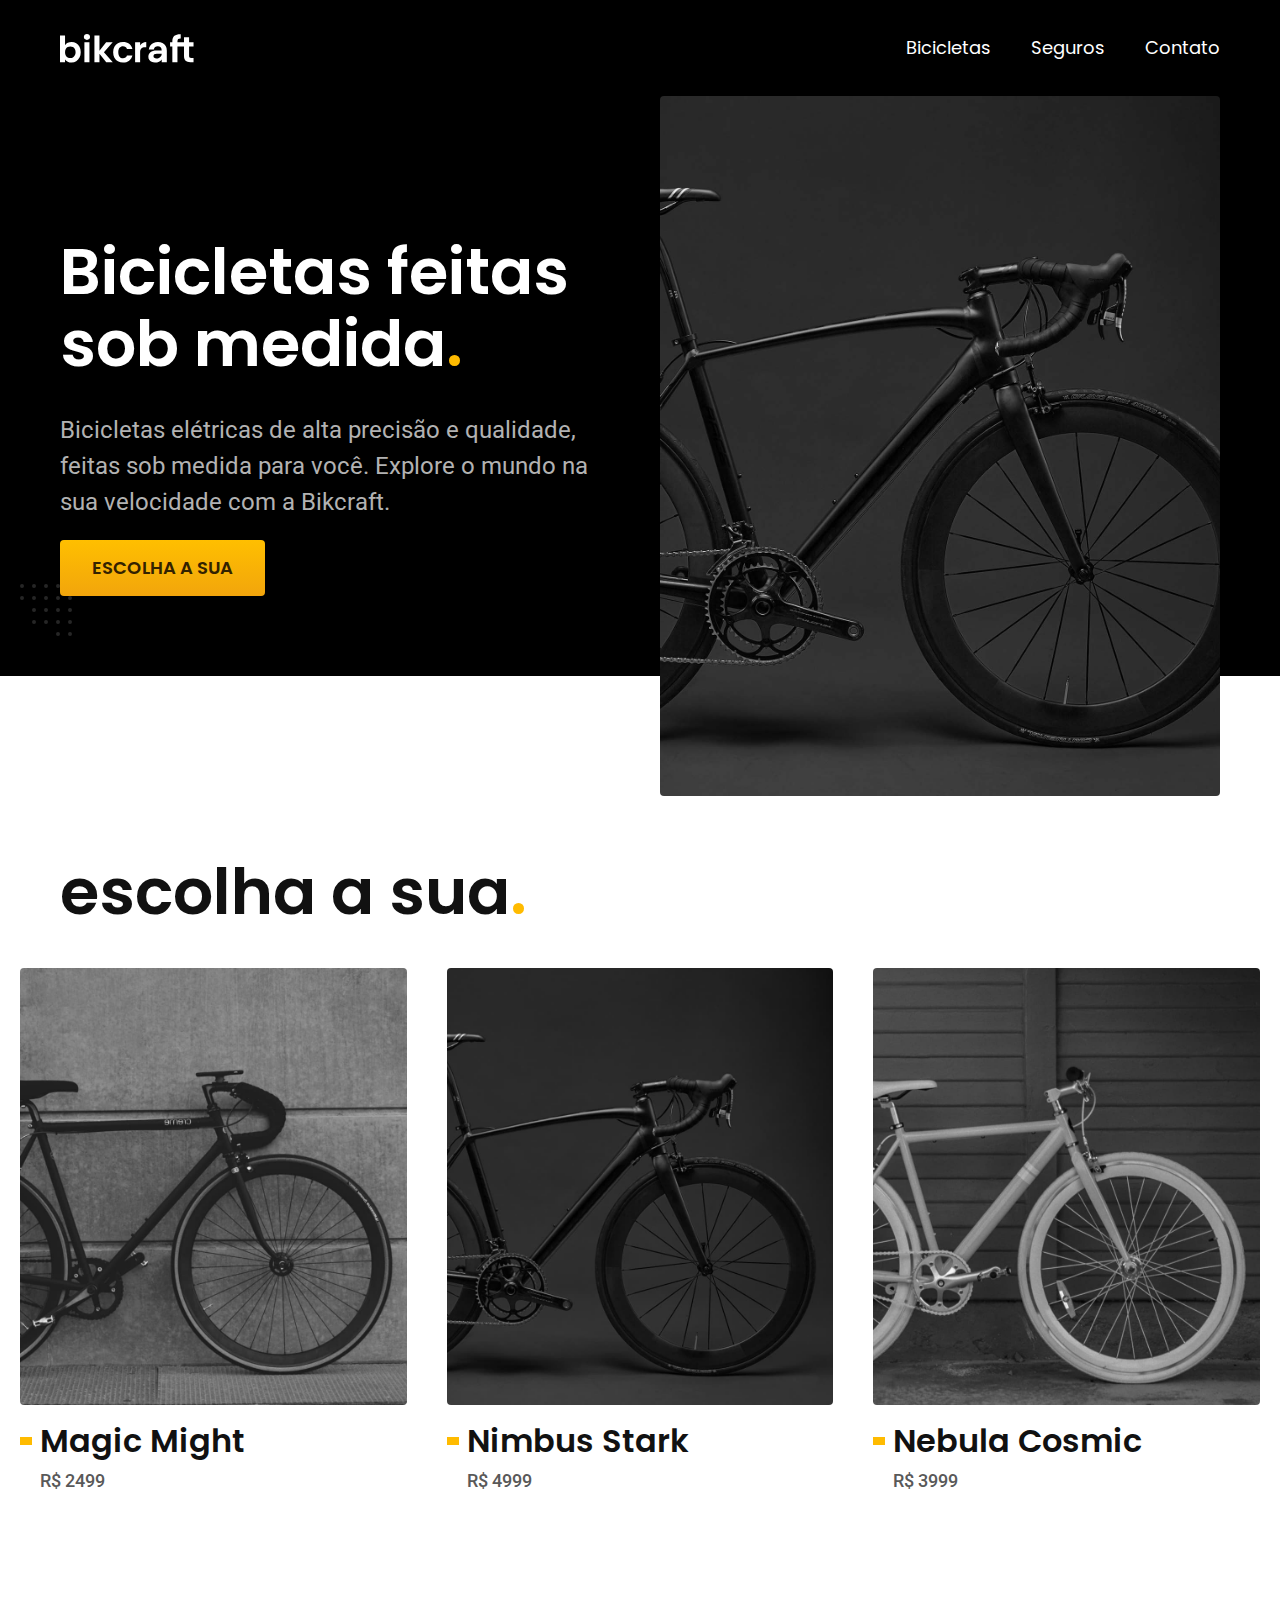
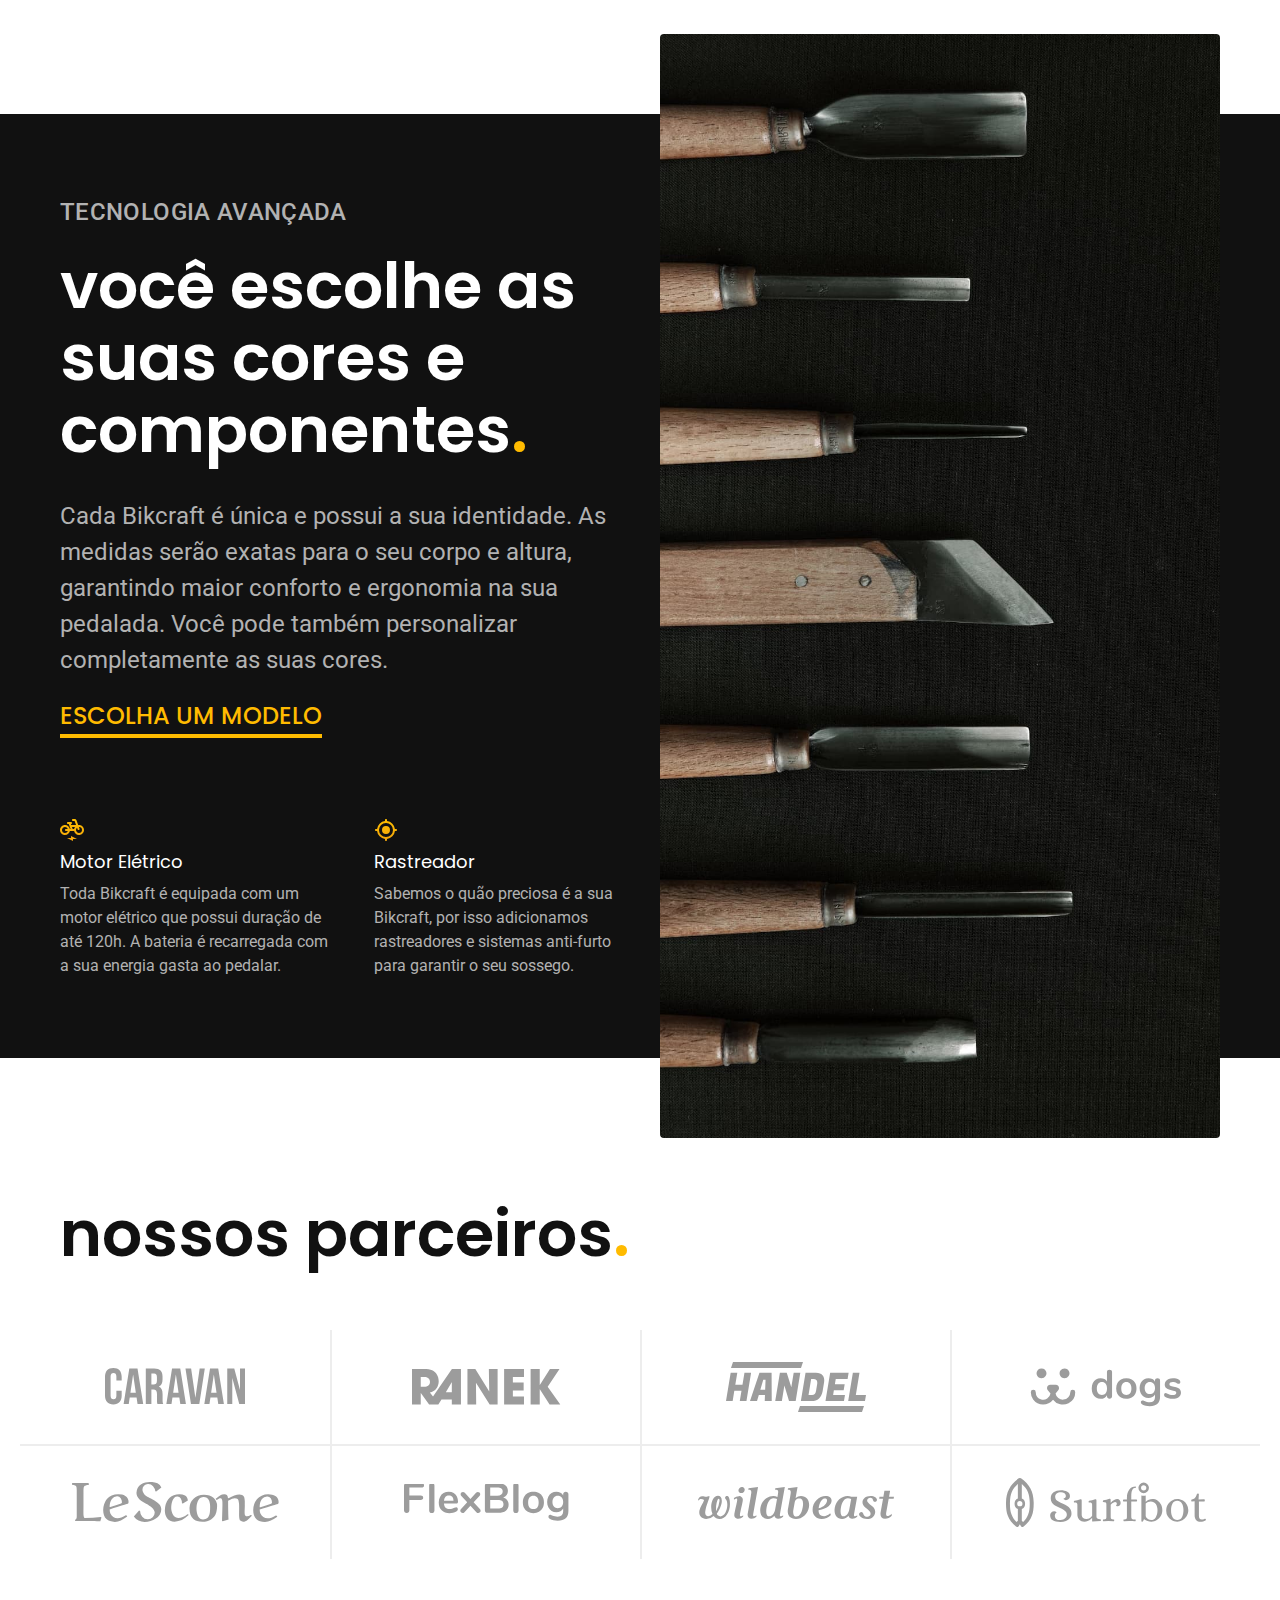
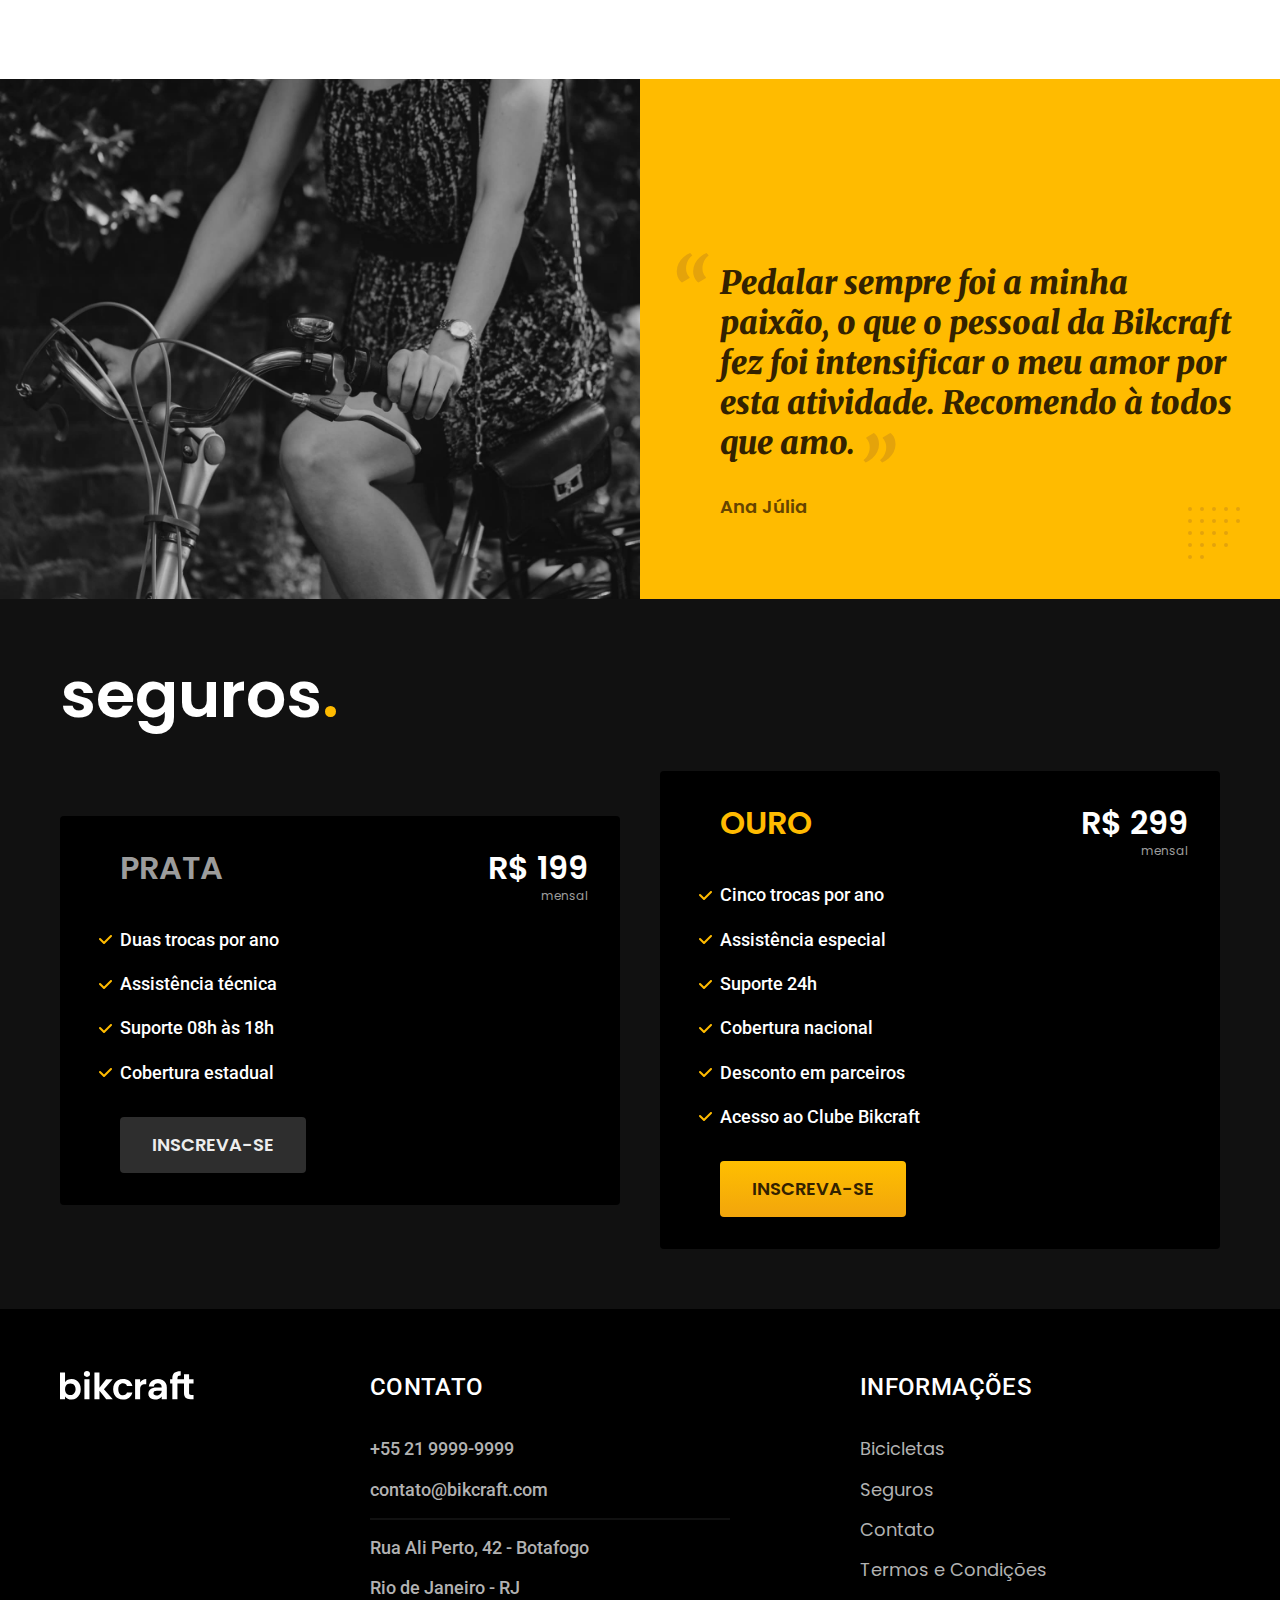
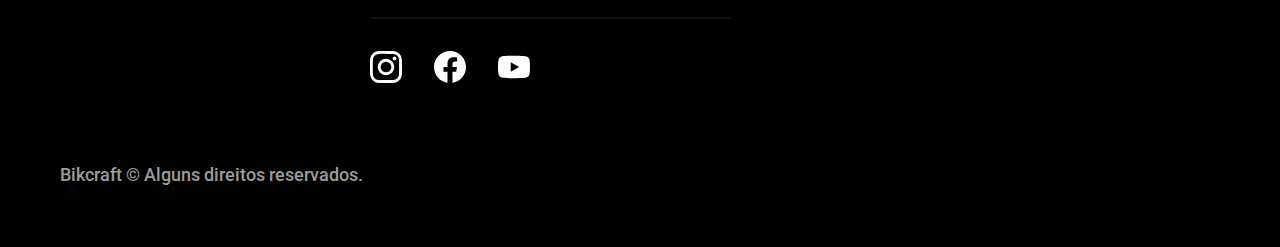
<file: index.html>
<!DOCTYPE html>
<html lang="pt-br">

<head>
  <meta charset="UTF-8">
  <meta name="viewport" content="width=device-width, initial-scale=1.0">

  <title>Bikcraft - Bicicletas Elétricas</title>
  <meta name="description" content="Bicicletas elétricas de alta precisão e qualidade, feitas sob medida para o cliente. Explore o mundo na sua velocidade com a Bikcraft.">



  <link rel="icon" href="./favicon.svg" type="image/svg+xml">
  <link rel="preload" href="./css/style.min.css" as="style">
  <link rel="stylesheet" href="./css/style.min.css">

  <script>
    document.documentElement.classList.add("js")
  </script>
  <link rel="preconnect" href="https://fonts.googleapis.com">
  <link rel="preconnect" href="https://fonts.gstatic.com" crossorigin>
  <link href="https://fonts.googleapis.com/css2?family=Merriweather:ital,wght@1,900&family=Poppins:wght@400;600&family=Roboto:wght@400;500&display=swap" rel="stylesheet">
</head>

<body>
  <header class="header-bg">
    <div class="header container">
      <a href="./">
        <img src="./img/bikcraft.svg" width="136" height="32" alt="Bikcraft">
      </a>

      <nav aria-label="primaria">
        <ul class="header-menu font-1-m cor-0">
          <li><a href="./bicicletas.html">Bicicletas</a></li>
          <li><a href="./seguros.html">Seguros</a></li>
          <li><a href="./contato.html">Contato</a></li>
        </ul>
      </nav>
    </div>
  </header>

  <main class="introducao-bg">
    <div class="introducao container">
      <div class="introducao-conteudo">
        <h1 class="font-1-xxl cor-0 fadeInDown" data-anime="200">Bicicletas feitas sob medida<span class="cor-p1">.</span></h1>
        <p class="font-2-l cor-5 fadeInDown" data-anime="400">Bicicletas elétricas de alta precisão e qualidade, feitas sob medida para você. Explore o mundo na sua velocidade com a Bikcraft.</p>
        <a class="botao fadeInDown" href="./bicicletas.html" data-anime="600">Escolha a sua</a>
      </div>
      <picture data-anime="800" class="fadeInDown">
        <source media="(max-width: 800px)" srcset="./img/bicicletas/nimbus.jpg">
        <img src="./img/fotos/introducao.jpg" width="1280" height="1600" alt="Bicicleta elétrica preta.">
      </picture>
    </div>
  </main>

  <article class="bicicletas-lista">
    <h2 class="container font-1-xxl">escolha a sua<span class="cor-p1">.</span></h2>

    <ul>
      <li>
        <a href="./bicicletas/magic.html">
          <img src="./img/bicicletas/magic-home.jpg" alt="Bicicleta preta" width="920" height="1040">
          <h3 class="font-1-xl">Magic Might</h3>
          <span class="font-2-m cor-8">R$ 2499</span>
        </a>
      </li>
      <li>
        <a href="./bicicletas/nimbus.html">
          <img src="./img/bicicletas/nimbus-home.jpg" alt="Bicicleta preta" width="920" height="1040">
          <h3 class="font-1-xl">Nimbus Stark</h3>
          <span class="font-2-m cor-8">R$ 4999</span>
        </a>
      </li>
      <li>
        <a href="./bicicletas/nebula.html">
          <img src="./img/bicicletas/nebula-home.jpg" alt="Bicicleta preta" width="920" height="1040">
          <h3 class="font-1-xl">Nebula Cosmic</h3>
          <span class="font-2-m cor-8">R$ 3999</span>
        </a>
      </li>
    </ul>
  </article>

  <article class="tecnologia-bg">
    <div class="tecnologia container">
      <div class="tecnologia-conteudo">
        <span class="font-2-l-b cor-5">Tecnologia Avançada</span>
        <h2 class="font-1-xxl cor-0">você escolhe as suas cores e componentes<span class="cor-p1">.</span></h2>
        <p class="font-2-l cor-5">Cada Bikcraft é única e possui a sua identidade. As medidas serão exatas para o seu corpo e altura, garantindo maior conforto e ergonomia na sua pedalada. Você pode também personalizar completamente as suas cores.</p>
        <a class="link" href="./bicicletas.html">Escolha um modelo</a>
        <div class="tecnologia-vantagens">
          <div>
            <img src="./img/icones/eletrica.svg" width="24" height="24" alt="">
            <h3 class="font-1-m cor-0">Motor Elétrico</h3>
            <p class="font-2-s cor-5">Toda Bikcraft é equipada com um motor elétrico que possui duração de até 120h. A bateria é recarregada com a sua energia gasta ao pedalar.</p>
          </div>
          <div>
            <img src="./img/icones/rastreador.svg" width="24" height="24" alt="">
            <h3 class="font-1-m cor-0">Rastreador</h3>
            <p class="font-2-s cor-5">Sabemos o quão preciosa é a sua Bikcraft, por isso adicionamos rastreadores e sistemas anti-furto para garantir o seu sossego.</p>
          </div>
        </div>
      </div>
      <div class="tecnologia-imagem">
        <img src="./img/fotos/tecnologia.jpg" width="1200" height="1920" alt="">
      </div>
    </div>
  </article>

  <section class="parceiros" aria-label="Nossos Parceiros">
    <h2 class="container font-1-xxl">nossos parceiros<span class="cor-p1">.</span></h2>

    <ul>
      <li><img src="./img/parceiros/caravan.svg" alt="Caravan" width="140" height="38"></li>
      <li><img src="./img/parceiros/ranek.svg" alt="Ranek" width="149" height="36"></li>
      <li><img src="./img/parceiros/handel.svg" alt="Handel" width="140" height="50"></li>
      <li><img src="./img/parceiros/dogs.svg" alt="Dogs" width="152" height="39"></li>
      <li><img src="./img/parceiros/lescone.svg" alt="LeScone" width="208" height="41"></li>
      <li><img src="./img/parceiros/flexblog.svg" alt="FlexBlog" width="165" height="38"></li>
      <li><img src="./img/parceiros/wildbeast.svg" alt="Wildbeast" width="196" height="34"></li>
      <li><img src="./img/parceiros/surfbot.svg" alt="Surfbot" width="200" height="49"></li>
    </ul>
  </section>

  <section class="depoimento" aria-label="Depoimento">
    <div>
      <img src="./img/fotos/depoimento.jpg" width="1560" height="1360" alt="Pessoa pedalando uma bicicleta Bikcraft">
    </div>
    <div class="depoimento-conteudo">
      <blockquote class="font-1-xl cor-p5">
        <p>Pedalar sempre foi a minha paixão, o que o pessoal da Bikcraft fez foi intensificar o meu amor por esta atividade. Recomendo à todos que amo.</p>
      </blockquote>
      <span class="font-1-m-b cor-p4">Ana Júlia</span>
    </div>
  </section>

  <article class="seguros-bg">
    <div class="seguros container">
      <h2 class="font-1-xxl cor-0">seguros<span class="cor-p1">.</span></h2>
      <div class="seguros-item">
        <h3 class="font-1-xl cor-6">PRATA</h3>
        <span class="font-1-xl cor-0">R$ 199 <span class="font-1-xs cor-6">mensal</span></span>
        <ul class="font-2-m cor-0">
          <li>Duas trocas por ano</li>
          <li>Assistência técnica</li>
          <li>Suporte 08h às 18h</li>
          <li>Cobertura estadual</li>
        </ul>
        <a class="botao secundario" href="./orcamento.html">Inscreva-se</a>
      </div>

      <div class="seguros-item">
        <h3 class="font-1-xl cor-p1">OURO</h3>
        <span class="font-1-xl cor-0">R$ 299 <span class="font-1-xs cor-6">mensal</span></span>
        <ul class="font-2-m cor-0">
          <li>Cinco trocas por ano</li>
          <li>Assistência especial</li>
          <li>Suporte 24h</li>
          <li>Cobertura nacional</li>
          <li>Desconto em parceiros</li>
          <li>Acesso ao Clube Bikcraft</li>
        </ul>
        <a class="botao" href="./orcamento.html">Inscreva-se</a>
      </div>
    </div>
  </article>

  <footer class="footer-bg">
    <div class="footer container">
      <img src="./img/bikcraft.svg" width="136" height="32" alt="Bikcraft">
      <div class="footer-contato">
        <h3 class="font-2-l-b cor-0">Contato</h3>
        <ul class="font-2-m cor-5">
          <li><a href="tel:+552199999999">+55 21 9999-9999</a></li>
          <li><a href="mailto:contato@bikcraft.com">contato@bikcraft.com</a></li>
          <li>Rua Ali Perto, 42 - Botafogo</li>
          <li>Rio de Janeiro - RJ</li>
        </ul>
        <div class="footer-redes">
          <a href="./">
            <img src="./img/redes/instagram.svg" width="32" height="32" alt="Instagram">
          </a>
          <a href="./">
            <img src="./img/redes/facebook.svg" width="32" height="32" alt="Facebook">
          </a>
          <a href="./">
            <img src="./img/redes/youtube.svg" width="32" height="32" alt="Youtube">
          </a>
        </div>
      </div>
      <div class="footer-informacoes">
        <h3 class="font-2-l-b cor-0">Informações</h3>
        <nav>
          <ul class="font-1-m cor-5">
            <li><a href="./bicicletas.html">Bicicletas</a></li>
            <li><a href="./seguros.html">Seguros</a></li>
            <li><a href="./contato.html">Contato</a></li>
            <li><a href="./termos.html">Termos e Condições</a></li>
          </ul>
        </nav>
      </div>
      <p class="footer-copy font-2-m cor-6">Bikcraft © Alguns direitos reservados.</p>
    </div>
  </footer>

  <script src="./js/plugin/simple-anime.js"></script>
  <script src="./js/script.js"></script>
</body>

</html>
</file>
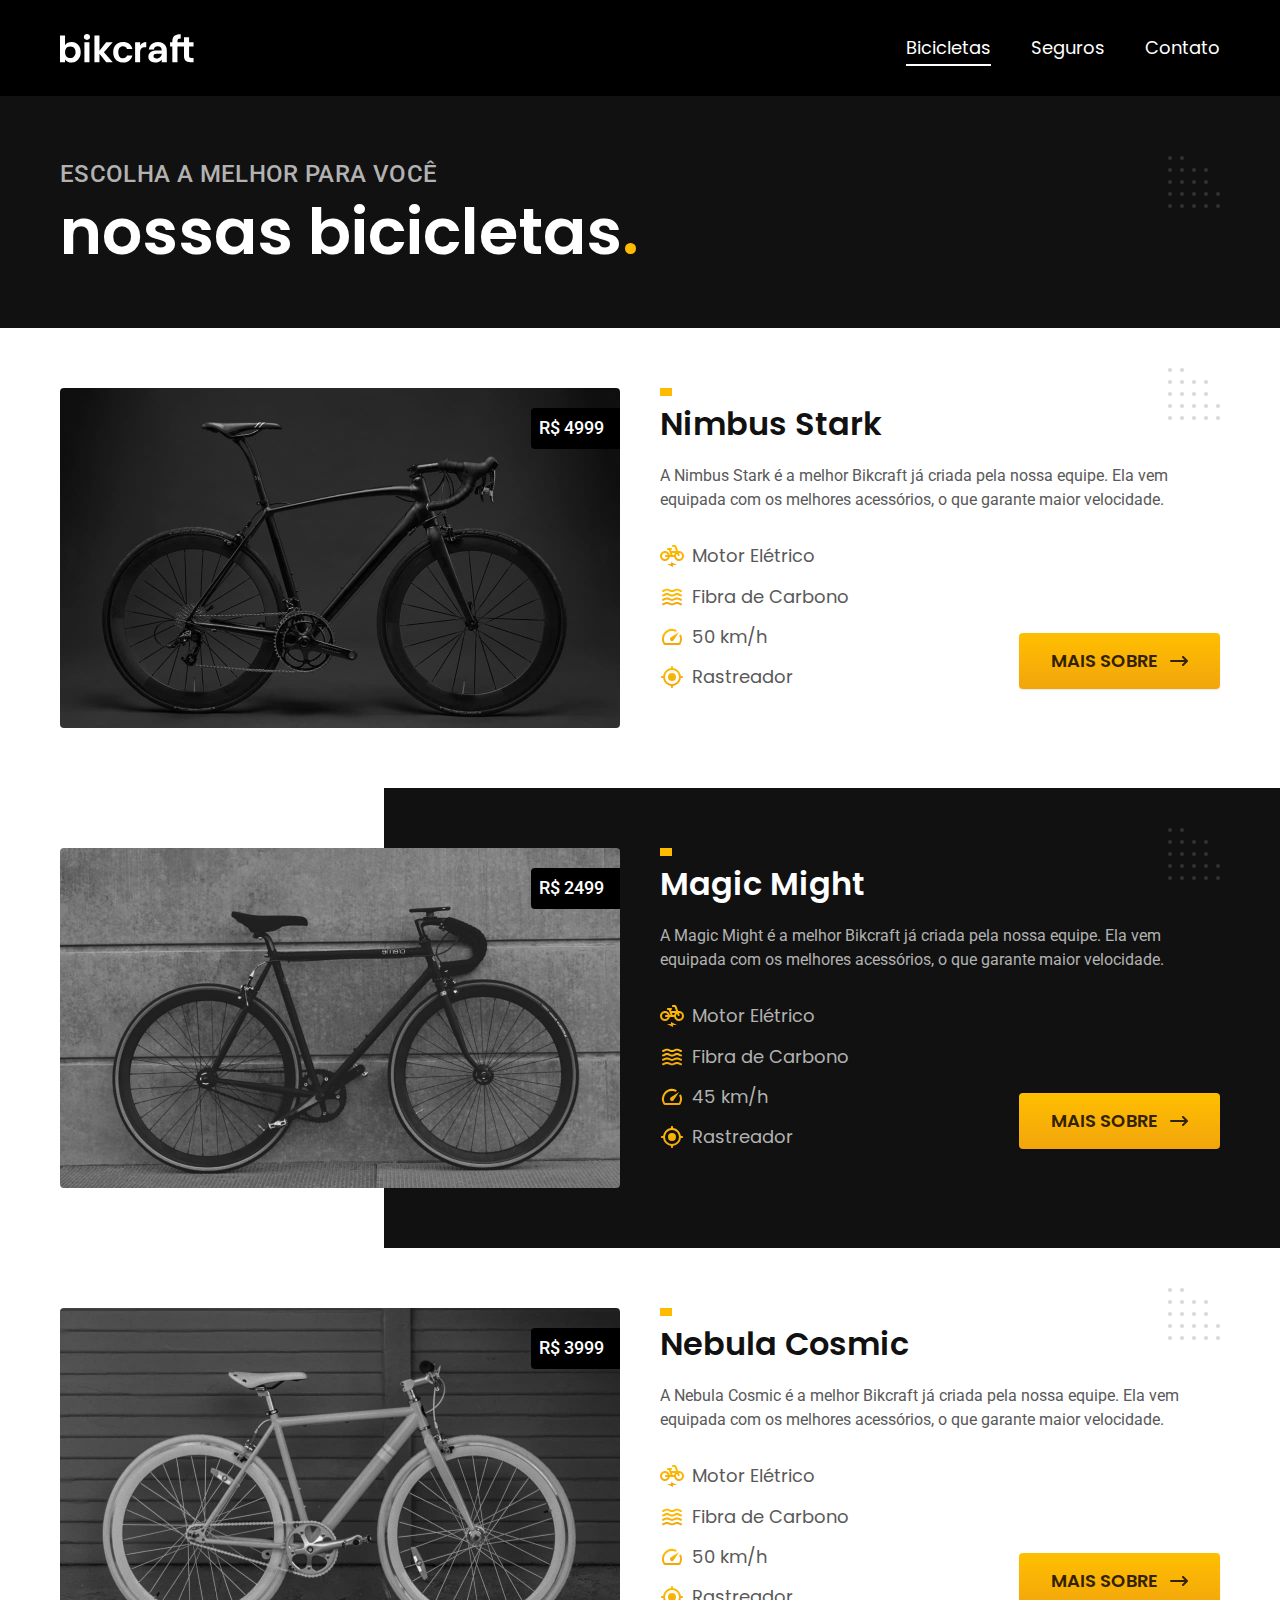
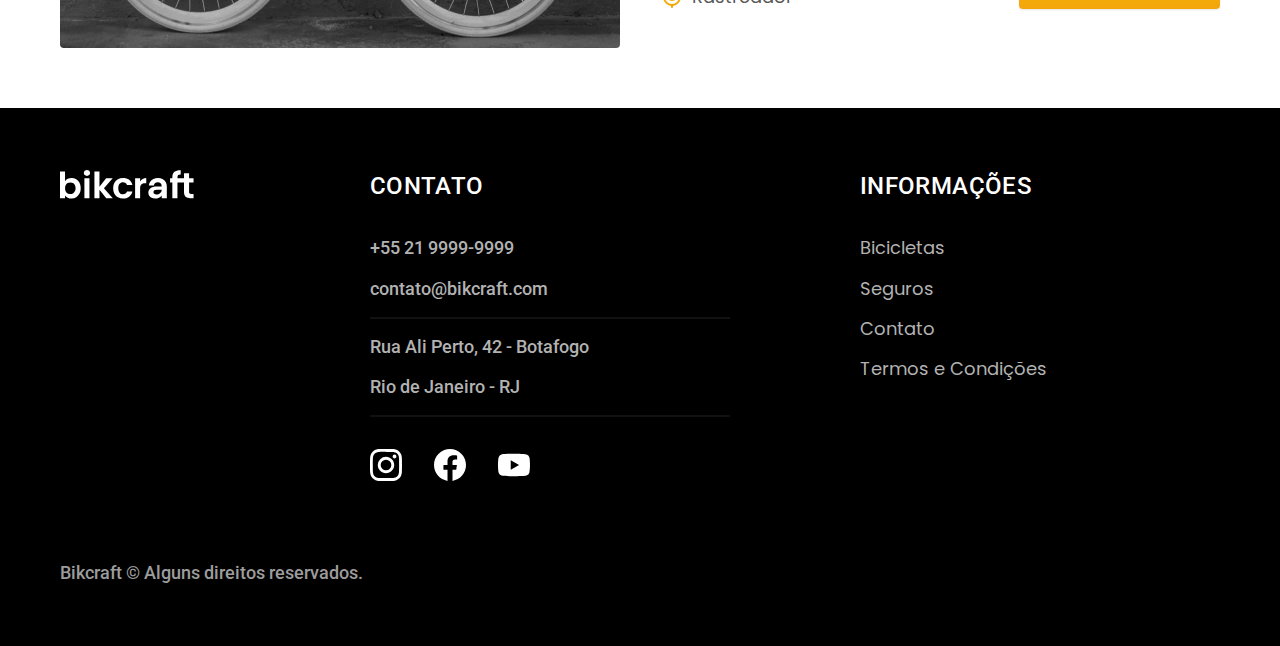
<file: bicicletas.html>
<!DOCTYPE html>
<html lang="pt-br">

<head>
  <meta charset="UTF-8">
  <meta name="viewport" content="width=device-width, initial-scale=1.0">

  <title>Bicicletas | Bikcraft</title>
  <meta name="description" content="Bicicletas">

  <link rel="icon" href="./favicon.svg" type="image/svg+xml">
  <link rel="preload" href="./css/style.min.css" as="style">
  <link rel="stylesheet" href="./css/style.min.css">
  <script>
    document.documentElement.classList.add("js")
  </script>
  <link rel="preconnect" href="https://fonts.googleapis.com">
  <link rel="preconnect" href="https://fonts.gstatic.com" crossorigin>
  <link href="https://fonts.googleapis.com/css2?family=Merriweather:ital,wght@1,900&family=Poppins:wght@400;600&family=Roboto:wght@400;500&display=swap" rel="stylesheet">
</head>

<body id="bicicletas">
  <header class="header-bg">
    <div class="header container">
      <a href="./">
        <img src="./img/bikcraft.svg" alt="Bikcraft">
      </a>

      <nav aria-label="primaria">
        <ul class="header-menu font-1-m cor-0">
          <li><a href="./bicicletas.html">Bicicletas</a></li>
          <li><a href="./seguros.html">Seguros</a></li>
          <li><a href="./contato.html">Contato</a></li>
        </ul>
      </nav>
    </div>
  </header>

  <main>
    <div class="titulo-bg">
      <div class="titulo container">
        <p class="font-2-l-b cor-5">Escolha a melhor para você</p>
        <h1 class="font-1-xxl cor-0">nossas bicicletas<span class="cor-p1">.</span></h1>
      </div>
    </div>

    <div class="bicicletas container">
      <div class="bicicletas-imagem">
        <img src="./img/bicicletas/nimbus.jpg" alt="Bicicleta preta">
        <span class="font-2-m cor-0">R$ 4999</span>
      </div>
      <div class="bicicletas-conteudo">
        <h2 class="font-1-xl">Nimbus Stark</h2>
        <p class="font-2-s cor-8">A Nimbus Stark é a melhor Bikcraft já criada pela nossa equipe. Ela vem equipada com os melhores acessórios, o que garante maior velocidade.</p>
        <ul class="font-1-m cor-8">
          <li>
            <img src="./img/icones/eletrica.svg" alt="">
            Motor Elétrico
          </li>
          <li>
            <img src="./img/icones/carbono.svg" alt="">
            Fibra de Carbono
          </li>
          <li>
            <img src="./img/icones/velocidade.svg" alt="">
            50 km/h
          </li>
          <li>
            <img src="./img/icones/rastreador.svg" alt="">
            Rastreador
          </li>
        </ul>
        <a class="botao seta" href="./bicicletas/nimbus.html">Mais Sobre</a>
      </div>
    </div>

    <div class="bicicletas-bg">
      <div class="bicicletas container">
        <div class="bicicletas-imagem">
          <img src="./img/bicicletas/magic.jpg" alt="Bicicleta preta">
          <span class="font-2-m cor-0">R$ 2499</span>
        </div>
        <div class="bicicletas-conteudo">
          <h2 class="font-1-xl cor-0">Magic Might</h2>
          <p class="font-2-s cor-5">A Magic Might é a melhor Bikcraft já criada pela nossa equipe. Ela vem equipada com os melhores acessórios, o que garante maior velocidade.</p>
          <ul class="font-1-m cor-5">
            <li>
              <img src="./img/icones/eletrica.svg" alt="">
              Motor Elétrico
            </li>
            <li>
              <img src="./img/icones/carbono.svg" alt="">
              Fibra de Carbono
            </li>
            <li>
              <img src="./img/icones/velocidade.svg" alt="">
              45 km/h
            </li>
            <li>
              <img src="./img/icones/rastreador.svg" alt="">
              Rastreador
            </li>
          </ul>
          <a class="botao seta" href="./bicicletas/magic.html">Mais Sobre</a>
        </div>
      </div>
    </div>

    <div class="bicicletas container">
      <div class="bicicletas-imagem">
        <img src="./img/bicicletas/nebula.jpg" alt="Bicicleta preta">
        <span class="font-2-m cor-0">R$ 3999</span>
      </div>
      <div class="bicicletas-conteudo">
        <h2 class="font-1-xl">Nebula Cosmic</h2>
        <p class="font-2-s cor-8">A Nebula Cosmic é a melhor Bikcraft já criada pela nossa equipe. Ela vem equipada com os melhores acessórios, o que garante maior velocidade.</p>
        <ul class="font-1-m cor-8">
          <li>
            <img src="./img/icones/eletrica.svg" alt="">
            Motor Elétrico
          </li>
          <li>
            <img src="./img/icones/carbono.svg" alt="">
            Fibra de Carbono
          </li>
          <li>
            <img src="./img/icones/velocidade.svg" alt="">
            50 km/h
          </li>
          <li>
            <img src="./img/icones/rastreador.svg" alt="">
            Rastreador
          </li>
        </ul>
        <a class="botao seta" href="./bicicletas/nebula.html">Mais Sobre</a>
      </div>
    </div>

  </main>

  <footer class="footer-bg">
    <div class="footer container">
      <img src="./img/bikcraft.svg" alt="Bikcraft">
      <div class="footer-contato">
        <h3 class="font-2-l-b cor-0">Contato</h3>
        <ul class="font-2-m cor-5">
          <li><a href="tel:+552199999999">+55 21 9999-9999</a></li>
          <li><a href="mailto:contato@bikcraft.com">contato@bikcraft.com</a></li>
          <li>Rua Ali Perto, 42 - Botafogo</li>
          <li>Rio de Janeiro - RJ</li>
        </ul>
        <div class="footer-redes">
          <a href="./">
            <img src="./img/redes/instagram.svg" alt="Instagram">
          </a>
          <a href="./">
            <img src="./img/redes/facebook.svg" alt="Facebook">
          </a>
          <a href="./">
            <img src="./img/redes/youtube.svg" alt="Youtube">
          </a>
        </div>
      </div>
      <div class="footer-informacoes">
        <h3 class="font-2-l-b cor-0">Informações</h3>
        <nav>
          <ul class="font-1-m cor-5">
            <li><a href="./bicicletas.html">Bicicletas</a></li>
            <li><a href="./seguros.html">Seguros</a></li>
            <li><a href="./contato.html">Contato</a></li>
            <li><a href="./termos.html">Termos e Condições</a></li>
          </ul>
        </nav>
      </div>
      <p class="footer-copy font-2-m cor-6">Bikcraft © Alguns direitos reservados.</p>
    </div>
  </footer>
  <script src="./js/script.js"></script>
</body>

</html>
</file>
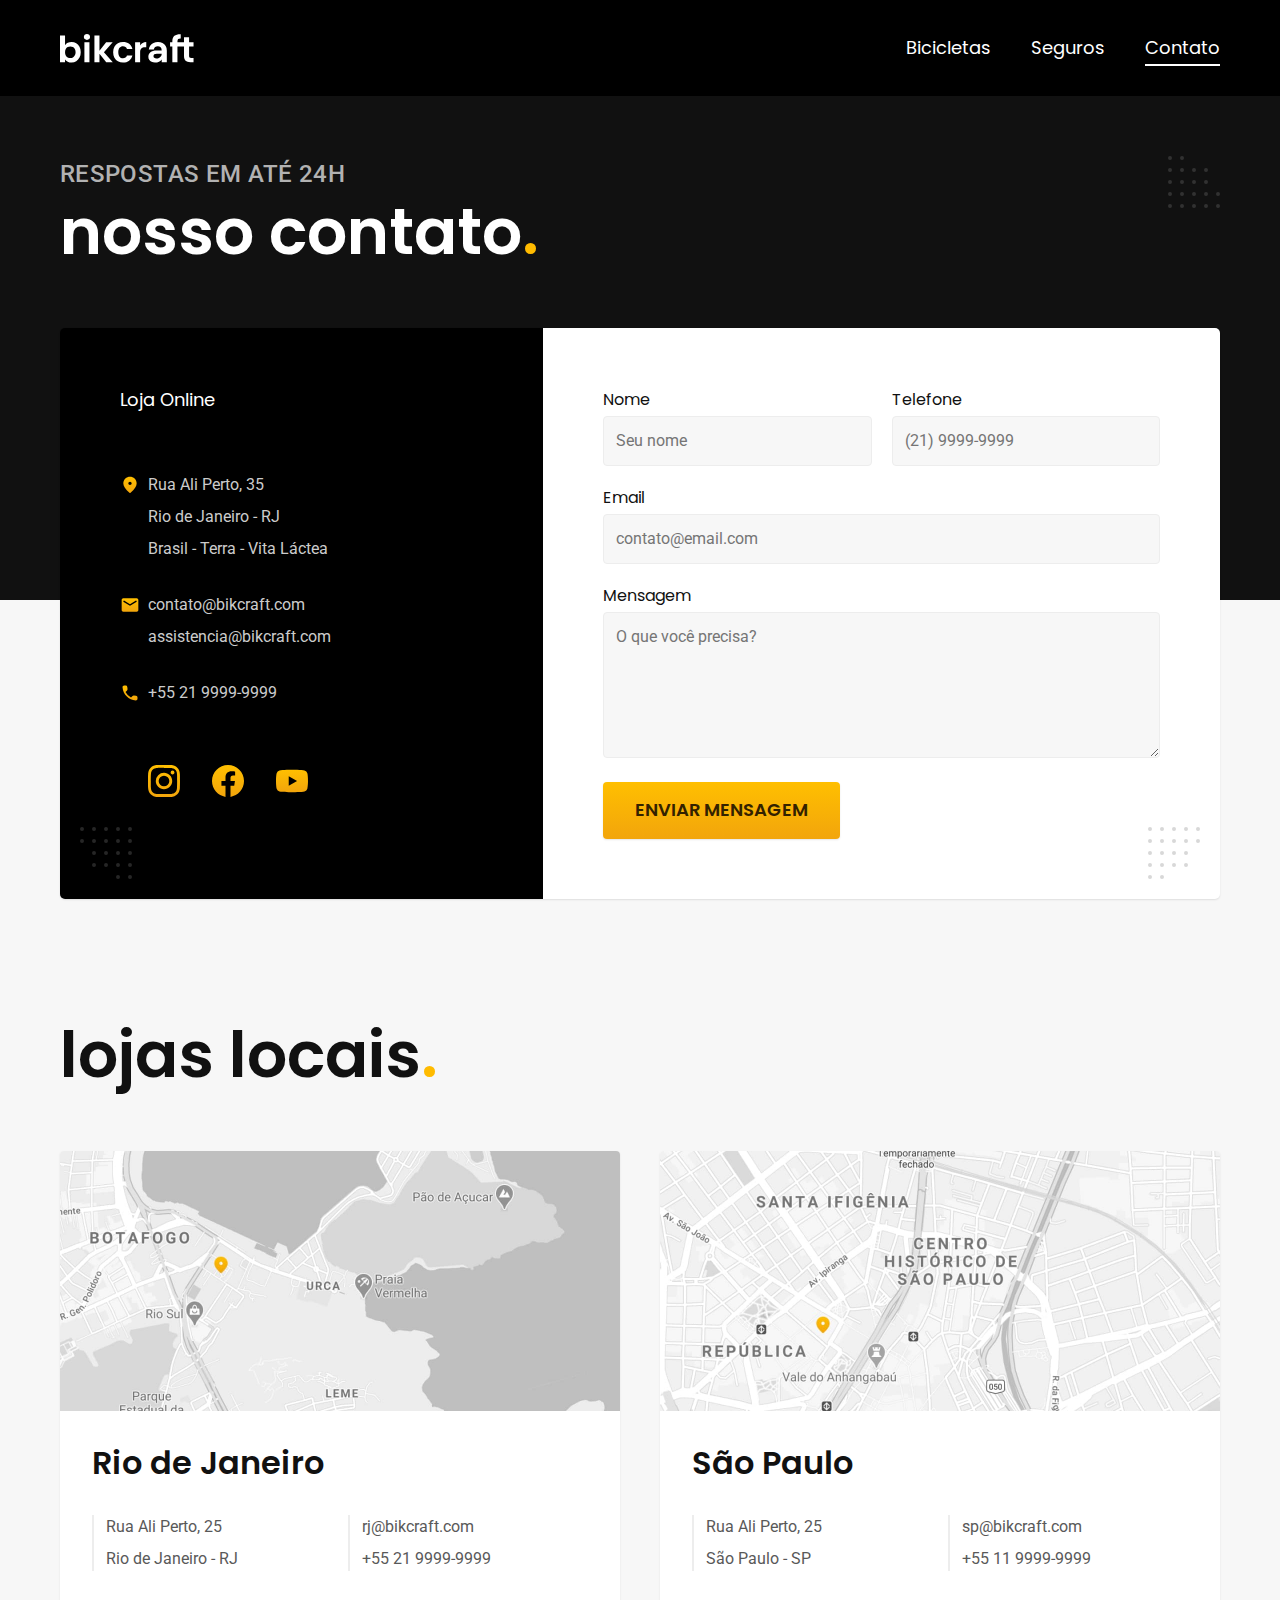
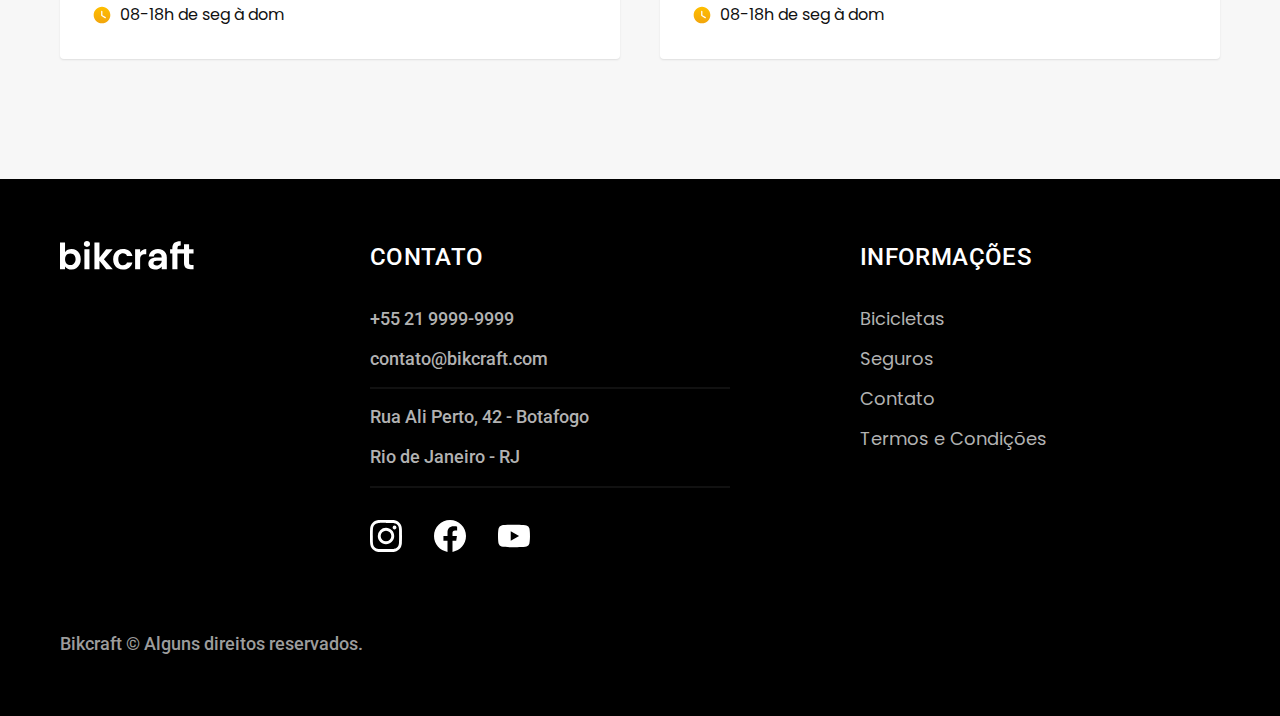
<file: contato.html>
<!DOCTYPE html>
<html lang="pt-br">

<head>
  <meta charset="UTF-8">
  <meta name="viewport" content="width=device-width, initial-scale=1.0">

  <title>Contato | Bikcraft</title>
  <meta name="description" content="Contato.">

  <link rel="icon" href="./favicon.svg" type="image/svg+xml">
  <link rel="preload" href="./css/style.min.css" as="style">
  <link rel="stylesheet" href="./css/style.min.css">
  <script>
    document.documentElement.classList.add("js")
  </script>
  <link rel="preconnect" href="https://fonts.googleapis.com">
  <link rel="preconnect" href="https://fonts.gstatic.com" crossorigin>
  <link href="https://fonts.googleapis.com/css2?family=Merriweather:ital,wght@1,900&family=Poppins:wght@400;600&family=Roboto:wght@400;500&display=swap" rel="stylesheet">
</head>

<body id="contato">
  <header class="header-bg">
    <div class="header container">
      <a href="./">
        <img src="./img/bikcraft.svg" alt="Bikcraft">
      </a>

      <nav aria-label="primaria">
        <ul class="header-menu font-1-m cor-0">
          <li><a href="./bicicletas.html">Bicicletas</a></li>
          <li><a href="./seguros.html">Seguros</a></li>
          <li><a href="./contato.html">Contato</a></li>
        </ul>
      </nav>
    </div>
  </header>

  <main>
    <div class="titulo-bg">
      <div class="titulo container">
        <p class="font-2-l-b cor-5">Respostas em até 24h</p>
        <h1 class="font-1-xxl cor-0">nosso contato<span class="cor-p1">.</span></h1>
      </div>
    </div>

    <div class="contato container">
      <section class="contato-dados" aria-label="Endereço">
        <h2 class="font-1-m cor-0">Loja Online</h2>
        <div class="contato-endereco font-2-s cor-4">
          <p>Rua Ali Perto, 35</p>
          <p>Rio de Janeiro - RJ</p>
          <p>Brasil - Terra - Vita Láctea</p>
        </div>
        <address class="contato-meios font-2-s cor-4">
          <a href="mailto:contato@bikcraft.com">contato@bikcraft.com</a>
          <a href="mailto:assistencia@bikcraft.com">assistencia@bikcraft.com</a>
          <a href="tel:+552199999999">+55 21 9999-9999</a>
        </address>
        <div class="contato-redes">
          <a href="./">
            <img src="./img/redes/instagram-p.svg" alt="Instagram">
          </a>
          <a href="./">
            <img src="./img/redes/facebook-p.svg" alt="Facebook">
          </a>
          <a href="./">
            <img src="./img/redes/youtube-p.svg" alt="Youtube">
          </a>
        </div>
      </section>
      <section class="contato-formulario" aria-label="Formulário">
        <form class="form" action="./contato.html">
          <div>
            <label for="nome">Nome</label>
            <input type="text" id="nome" name="nome" placeholder="Seu nome">
          </div>
          <div>
            <label for="telefone">Telefone</label>
            <input type="text" id="telefone" name="telefone" placeholder="(21) 9999-9999">
          </div>
          <div class="col-2">
            <label for="email">Email</label>
            <input type="email" id="email" name="email" placeholder="contato@email.com">
          </div>
          <div class="col-2">
            <label for="mensagem">Mensagem</label>
            <textarea rows="5" id="mensagem" name="mensagem" placeholder="O que você precisa?"></textarea>
          </div>
          <button class="botao col-2">Enviar Mensagem</button>
        </form>
      </section>
    </div>
  </main>

  <article class="lojas container">
    <h2 class="font-1-xxl">lojas locais<span class="cor-p1">.</span></h2>
    <div class="lojas-item">
      <img src="./img/lojas/rj.jpg" alt="mapa marcando o endereço em Rua Ali Perto, 25 - Rio de Janeiro - RJ">
      <div class="lojas-conteudo">
        <h3 class="font-1-xl">Rio de Janeiro</h3>
        <div class="lojas-dados font-2-s cor-8">
          <p>Rua Ali Perto, 25</p>
          <p>Rio de Janeiro - RJ</p>
        </div>
        <div class="lojas-dados font-2-s cor-8">
          <a href="mailto:rj@bikcraft.com">rj@bikcraft.com</a>
          <a href="tel:+552199999999">+55 21 9999-9999</a>
        </div>
        <p class="lojas-tempo font-1-s"><img src="./img/icones/horario.svg" alt="">08-18h de seg à dom</p>
      </div>
    </div>

    <div class="lojas-item">
      <img src="./img/lojas/sp.jpg" alt="mapa marcando o endereço em Rua Ali Perto, 25 - São Paulo - SP">
      <div class="lojas-conteudo">
        <h3 class="font-1-xl">São Paulo</h3>
        <div class="lojas-dados font-2-s cor-8">
          <p>Rua Ali Perto, 25</p>
          <p>São Paulo - SP</p>
        </div>
        <div class="lojas-dados font-2-s cor-8">
          <a href="mailto:sp@bikcraft.com">sp@bikcraft.com</a>
          <a href="tel:+551199999999">+55 11 9999-9999</a>
        </div>
        <p class="lojas-tempo font-1-s"><img src="./img/icones/horario.svg" alt="">08-18h de seg à dom</p>
      </div>
    </div>
  </article>

  <footer class="footer-bg">
    <div class="footer container">
      <img src="./img/bikcraft.svg" alt="Bikcraft">
      <div class="footer-contato">
        <h3 class="font-2-l-b cor-0">Contato</h3>
        <ul class="font-2-m cor-5">
          <li><a href="tel:+552199999999">+55 21 9999-9999</a></li>
          <li><a href="mailto:contato@bikcraft.com">contato@bikcraft.com</a></li>
          <li>Rua Ali Perto, 42 - Botafogo</li>
          <li>Rio de Janeiro - RJ</li>
        </ul>
        <div class="footer-redes">
          <a href="./">
            <img src="./img/redes/instagram.svg" alt="Instagram">
          </a>
          <a href="./">
            <img src="./img/redes/facebook.svg" alt="Facebook">
          </a>
          <a href="./">
            <img src="./img/redes/youtube.svg" alt="Youtube">
          </a>
        </div>
      </div>
      <div class="footer-informacoes">
        <h3 class="font-2-l-b cor-0">Informações</h3>
        <nav>
          <ul class="font-1-m cor-5">
            <li><a href="./bicicletas.html">Bicicletas</a></li>
            <li><a href="./seguros.html">Seguros</a></li>
            <li><a href="./contato.html">Contato</a></li>
            <li><a href="./termos.html">Termos e Condições</a></li>
          </ul>
        </nav>
      </div>
      <p class="footer-copy font-2-m cor-6">Bikcraft © Alguns direitos reservados.</p>
    </div>
  </footer>
  <script src="./js/script.js"></script>
</body>

</html>
</file>
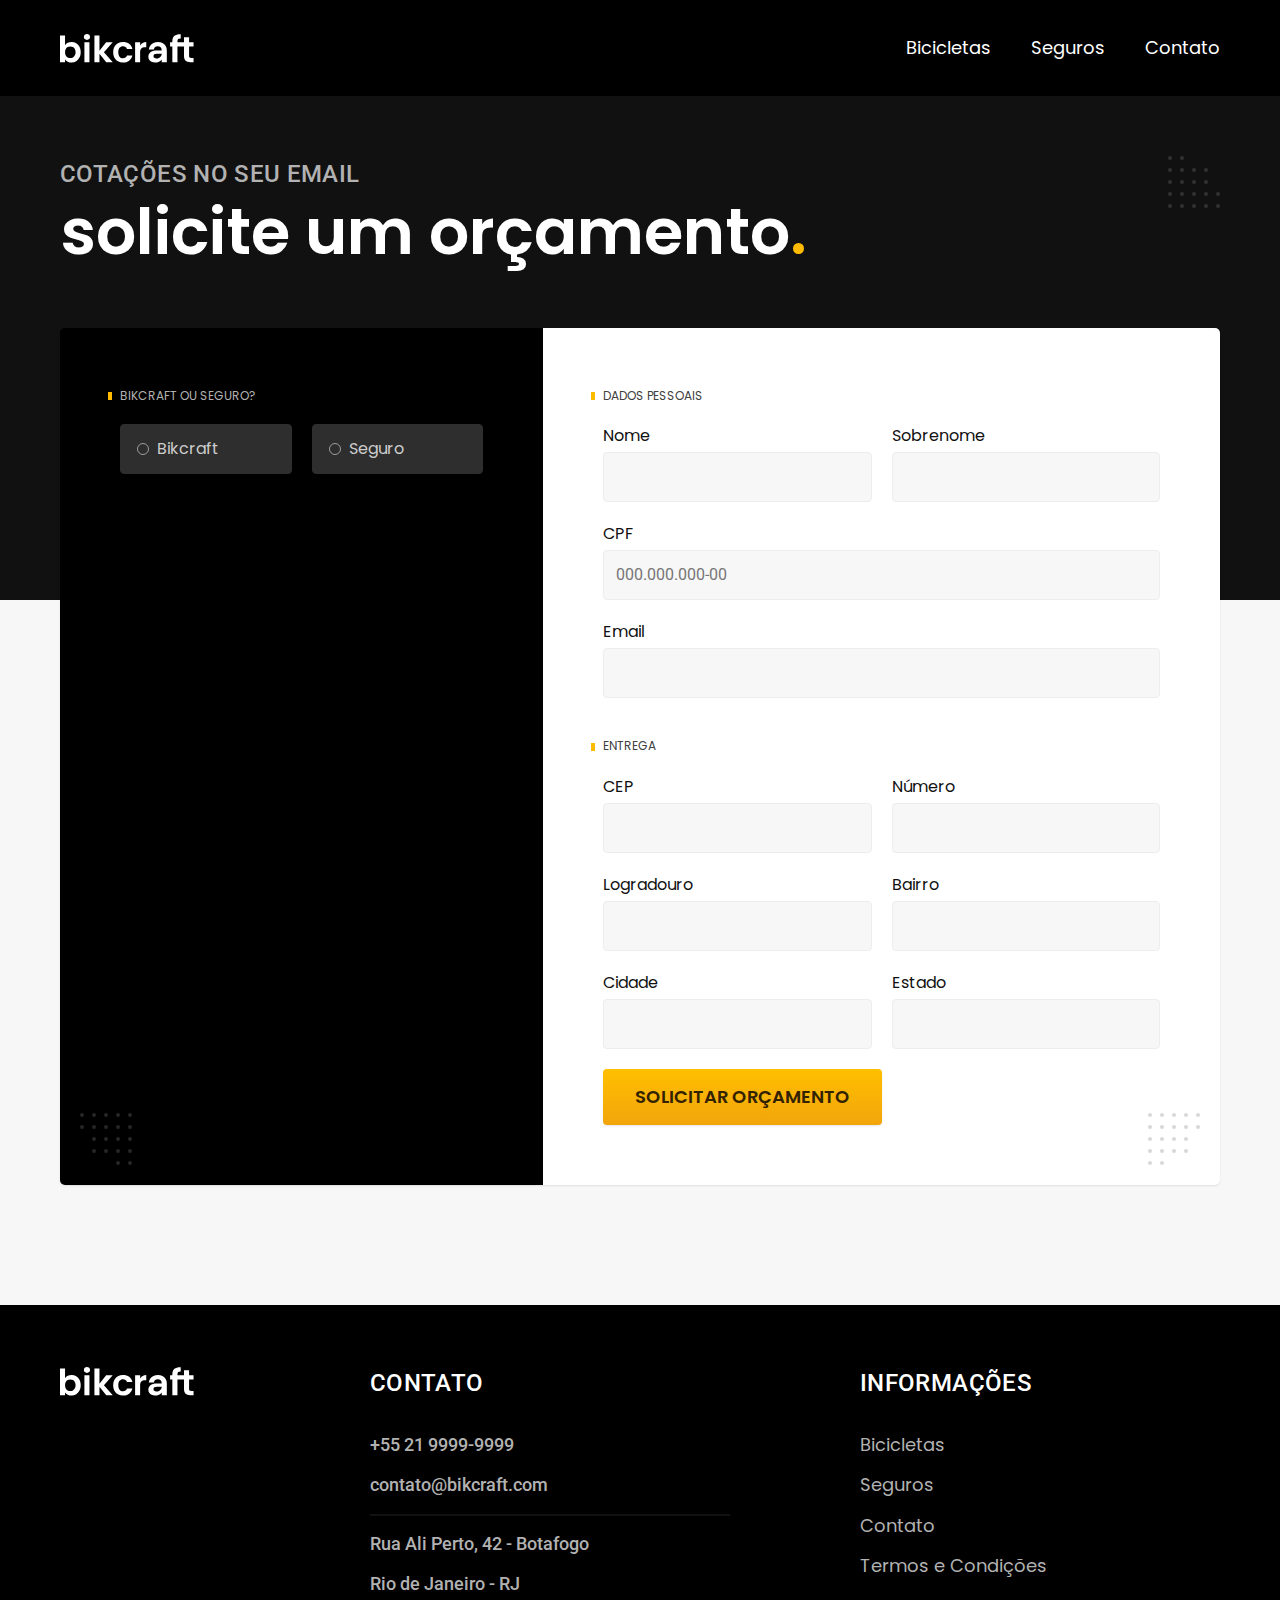
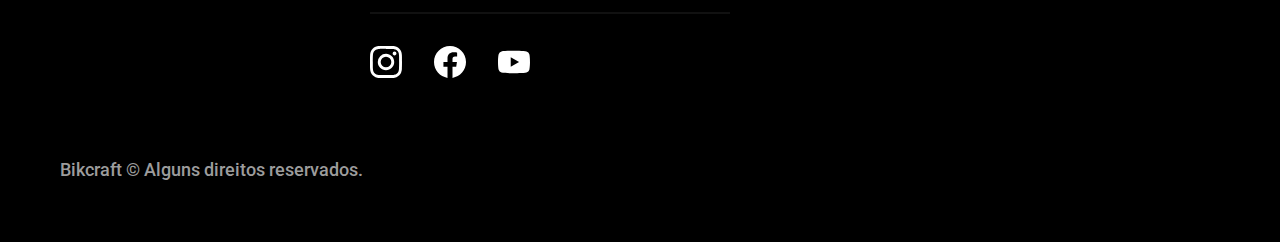
<file: orcamento.html>
<!DOCTYPE html>
<html lang="pt-br">

<head>
  <meta charset="UTF-8">
  <meta name="viewport" content="width=device-width, initial-scale=1.0">

  <title>Orçamento | Bikcraft</title>
  <meta name="description" content="Orçamento.">

  <link rel="icon" href="./favicon.svg" type="image/svg+xml">
  <link rel="preload" href="./css/style.min.css" as="style">
  <link rel="stylesheet" href="./css/style.min.css">
  <script>
    document.documentElement.classList.add("js")
  </script>
  <link rel="preconnect" href="https://fonts.googleapis.com">
  <link rel="preconnect" href="https://fonts.gstatic.com" crossorigin>
  <link href="https://fonts.googleapis.com/css2?family=Merriweather:ital,wght@1,900&family=Poppins:wght@400;600&family=Roboto:wght@400;500&display=swap" rel="stylesheet">
</head>

<body id="orcamento">
  <header class="header-bg">
    <div class="header container">
      <a href="./">
        <img src="./img/bikcraft.svg" alt="Bikcraft">
      </a>

      <nav aria-label="primaria">
        <ul class="header-menu font-1-m cor-0">
          <li><a href="./bicicletas.html">Bicicletas</a></li>
          <li><a href="./seguros.html">Seguros</a></li>
          <li><a href="./contato.html">Contato</a></li>
        </ul>
      </nav>
    </div>
  </header>

  <main>
    <div class="titulo-bg">
      <div class="titulo container">
        <p class="font-2-l-b cor-5">Cotações no seu email</p>
        <h1 class="font-1-xxl cor-0">solicite um orçamento<span class="cor-p1">.</span></h1>
      </div>
    </div>

    <form class="orcamento container" action="./orcamento.html">
      <div class="orcamento-produto">
        <h2 class="font-1-xs cor-5">Bikcraft ou Seguro?</h2>

        <input type="radio" name="tipo" value="bikcraft" id="bikcraft">
        <label for="bikcraft">Bikcraft</label>

        <input type="radio" name="tipo" value="seguro" id="seguro">
        <label for="seguro">Seguro</label>

        <div class="orcamento-conteudo" id="orcamento-bikcraft">
          <h2 class="font-1-xs cor-5">Escolha a sua</h2>

          <input type="radio" name="produto" value="nimbus" id="nimbus">
          <label for="nimbus">Nimbus Stark <span>R$ 4999</span></label>
          <div class="orcamento-detalhes">
            <ul class="font-1-xs cor-8">
              <li><img src="./img/icones/eletrica.svg" alt=""> Motor Elétrico</li>
              <li><img src="./img/icones/carbono.svg" alt=""> Fibra de Carbono</li>
              <li><img src="./img/icones/velocidade.svg" alt=""> 50 km/h</li>
              <li><img src="./img/icones/rastreador.svg" alt=""> Rastreador</li>
            </ul>
            <img src="./img/bicicletas/nimbus.jpg" alt="Bicicleta preta">
          </div>

          <input type="radio" name="produto" value="magic" id="magic">
          <label for="magic">Magic Might <span>R$ 2499</span></label>
          <div class="orcamento-detalhes">
            <ul class="font-1-xs cor-8">
              <li><img src="./img/icones/eletrica.svg" alt=""> Motor Elétrico</li>
              <li><img src="./img/icones/carbono.svg" alt=""> Fibra de Carbono</li>
              <li><img src="./img/icones/velocidade.svg" alt=""> 45 km/h</li>
              <li><img src="./img/icones/rastreador.svg" alt=""> Rastreador</li>
            </ul>
            <img src="./img/bicicletas/magic.jpg" alt="Bicicleta preta">
          </div>

          <input type="radio" name="produto" value="nebula" id="nebula">
          <label for="nebula">Nebula Cosmic <span>R$ 3999</span></label>
          <div class="orcamento-detalhes">
            <ul class="font-1-xs cor-8">
              <li><img src="./img/icones/eletrica.svg" alt=""> Motor Elétrico</li>
              <li><img src="./img/icones/carbono.svg" alt=""> Fibra de Carbono</li>
              <li><img src="./img/icones/velocidade.svg" alt=""> 40 km/h</li>
              <li><img src="./img/icones/rastreador.svg" alt=""> Rastreador</li>
            </ul>
            <img src="./img/bicicletas/nebula.jpg" alt="Bicicleta branca">
          </div>

        </div>

        <div class="orcamento-conteudo" id="orcamento-seguro">
          <h2 class="font-1-xs cor-5">Escolha o plano</h2>

          <input type="radio" name="produto" value="prata" id="prata">
          <label for="prata">Prata <span>R$ 199</span></label>

          <input type="radio" name="produto" value="ouro" id="ouro">
          <label for="ouro">Ouro <span>R$ 299</span></label>
        </div>
      </div>
      <div class="orcamento-dados form">
        <h2 class="font-1-xs cor-9 col-2">dados pessoais</h2>
        <div>
          <label for="nome">Nome</label>
          <input type="text" id="nome" name="nome">
        </div>
        <div>
          <label for="sobrenome">Sobrenome</label>
          <input type="text" id="sobrenome" name="sobrenome">
        </div>
        <div class="col-2">
          <label for="cpf">CPF</label>
          <input type="text" id="cpf" name="cpf" placeholder="000.000.000-00">
        </div>
        <div class="col-2">
          <label for="email">Email</label>
          <input type="email" id="email" name="email">
        </div>
        <h2 class="font-1-xs cor-9 col-2">entrega</h2>
        <div>
          <label for="cep">CEP</label>
          <input type="text" id="cep" name="cep">
        </div>
        <div>
          <label for="numero">Número</label>
          <input type="text" id="numero" name="numero">
        </div>
        <div>
          <label for="logradouro">Logradouro</label>
          <input type="text" id="logradouro" name="logradouro">
        </div>
        <div>
          <label for="bairro">Bairro</label>
          <input type="text" id="bairro" name="bairro">
        </div>
        <div>
          <label for="cidade">Cidade</label>
          <input type="text" id="cidade" name="cidade">
        </div>
        <div>
          <label for="estado">Estado</label>
          <input type="text" id="estado" name="estado">
        </div>
        <button class="botao col-2">Solicitar Orçamento</button>
      </div>
    </form>
  </main>

  <footer class="footer-bg">
    <div class="footer container">
      <img src="./img/bikcraft.svg" alt="Bikcraft">
      <div class="footer-contato">
        <h3 class="font-2-l-b cor-0">Contato</h3>
        <ul class="font-2-m cor-5">
          <li><a href="tel:+552199999999">+55 21 9999-9999</a></li>
          <li><a href="mailto:contato@bikcraft.com">contato@bikcraft.com</a></li>
          <li>Rua Ali Perto, 42 - Botafogo</li>
          <li>Rio de Janeiro - RJ</li>
        </ul>
        <div class="footer-redes">
          <a href="./">
            <img src="./img/redes/instagram.svg" alt="Instagram">
          </a>
          <a href="./">
            <img src="./img/redes/facebook.svg" alt="Facebook">
          </a>
          <a href="./">
            <img src="./img/redes/youtube.svg" alt="Youtube">
          </a>
        </div>
      </div>
      <div class="footer-informacoes">
        <h3 class="font-2-l-b cor-0">Informações</h3>
        <nav>
          <ul class="font-1-m cor-5">
            <li><a href="./bicicletas.html">Bicicletas</a></li>
            <li><a href="./seguros.html">Seguros</a></li>
            <li><a href="./contato.html">Contato</a></li>
            <li><a href="./termos.html">Termos e Condições</a></li>
          </ul>
        </nav>
      </div>
      <p class="footer-copy font-2-m cor-6">Bikcraft © Alguns direitos reservados.</p>
    </div>
  </footer>
  <script src="./js/script.js"></script>
</body>

</html>
</file>
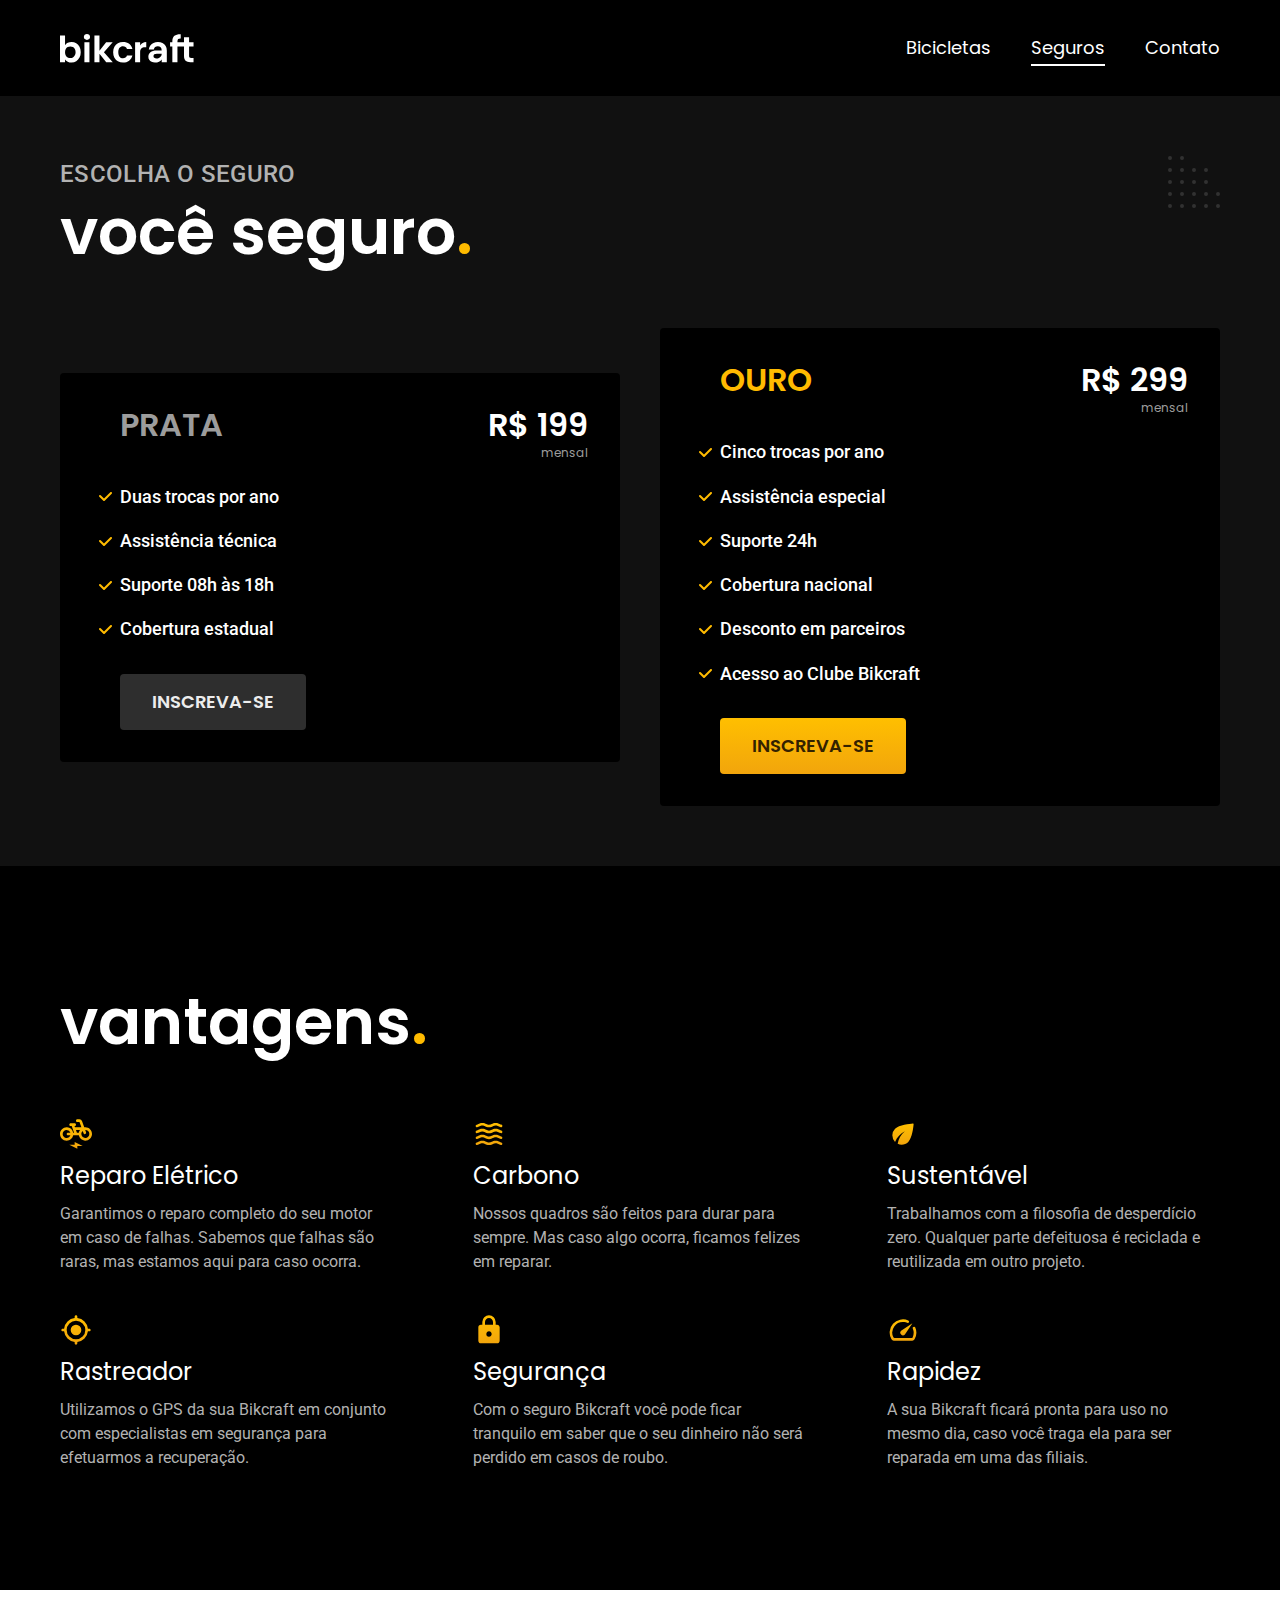
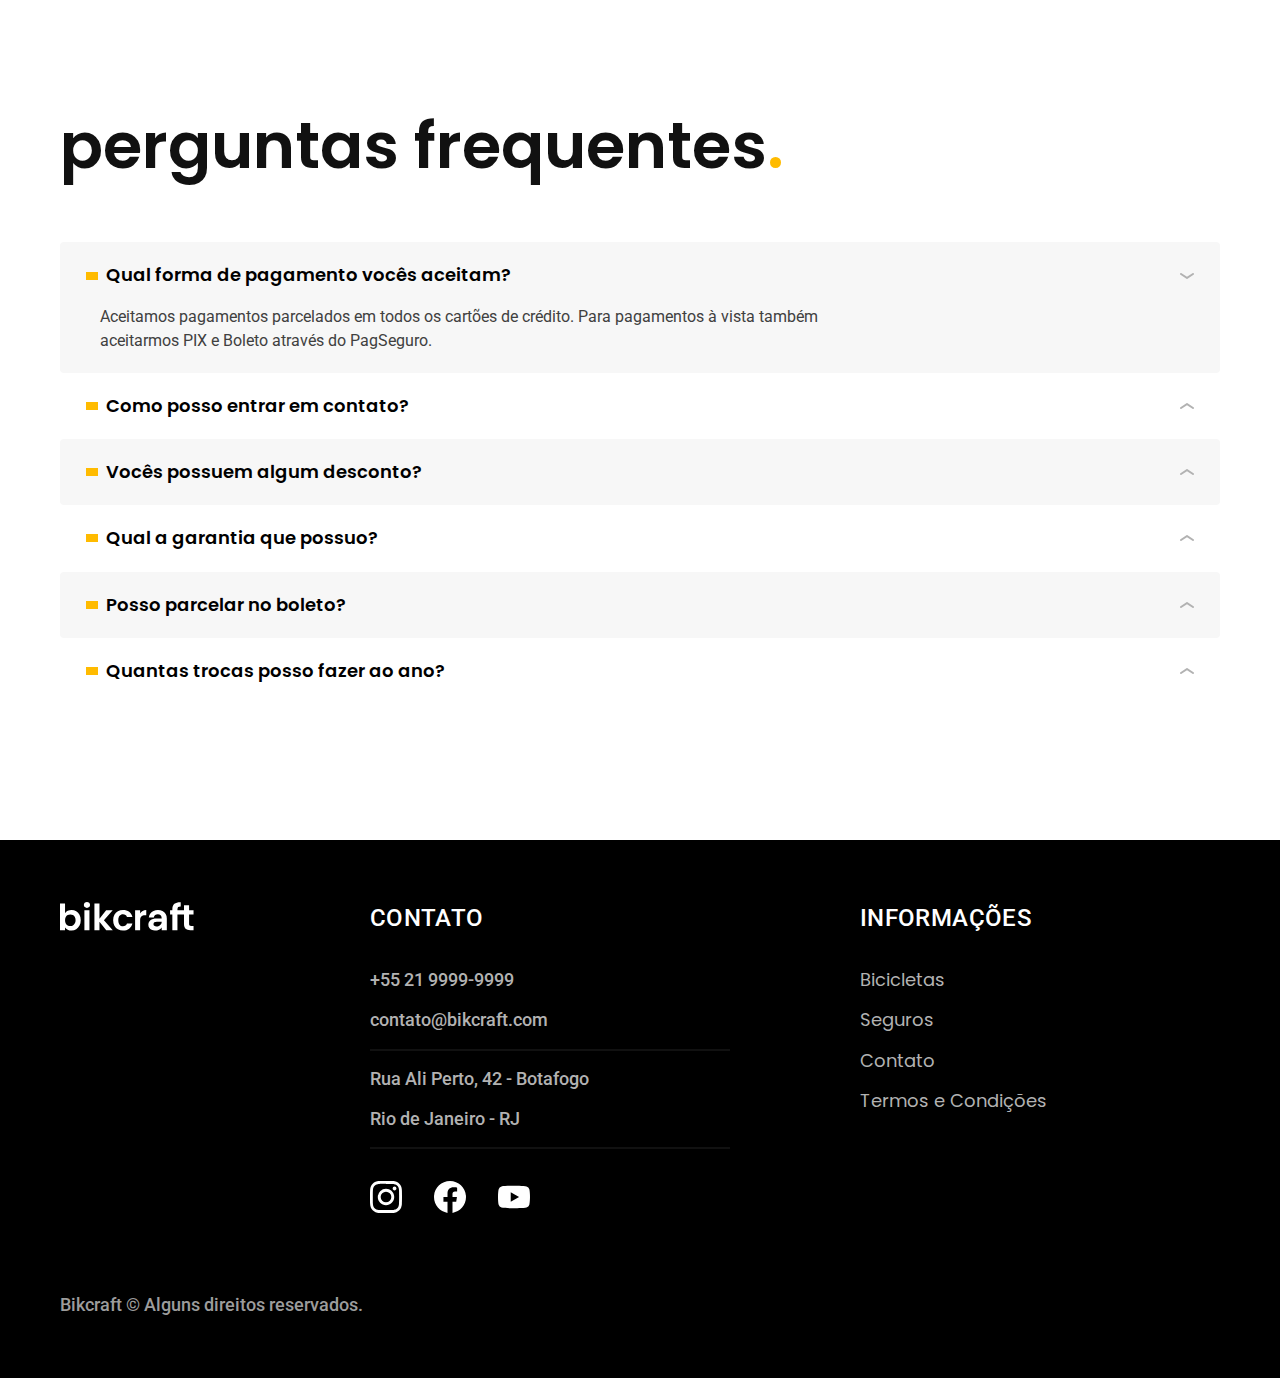
<file: seguros.html>
<!DOCTYPE html>
<html lang="pt-br">

<head>
  <meta charset="UTF-8">
  <meta name="viewport" content="width=device-width, initial-scale=1.0">

  <title>Seguros | Bikcraft</title>
  <meta name="description" content="Seguros.">

  <link rel="icon" href="./favicon.svg" type="image/svg+xml">
  <link rel="preload" href="./css/style.min.css" as="style">
  <link rel="stylesheet" href="./css/style.min.css">
  <script>
    document.documentElement.classList.add("js")
  </script>
  <link rel="preconnect" href="https://fonts.googleapis.com">
  <link rel="preconnect" href="https://fonts.gstatic.com" crossorigin>
  <link href="https://fonts.googleapis.com/css2?family=Merriweather:ital,wght@1,900&family=Poppins:wght@400;600&family=Roboto:wght@400;500&display=swap" rel="stylesheet">
</head>

<body id="seguros">
  <header class="header-bg">
    <div class="header container">
      <a href="./">
        <img src="./img/bikcraft.svg" alt="Bikcraft">
      </a>

      <nav aria-label="primaria">
        <ul class="header-menu font-1-m cor-0">
          <li><a href="./bicicletas.html">Bicicletas</a></li>
          <li><a href="./seguros.html">Seguros</a></li>
          <li><a href="./contato.html">Contato</a></li>
        </ul>
      </nav>
    </div>
  </header>

  <main class="seguros-bg">
    <div class="titulo-bg">
      <div class="titulo container">
        <p class="font-2-l-b cor-5">Escolha o seguro</p>
        <h1 class="font-1-xxl cor-0">você seguro<span class="cor-p1">.</span></h1>
      </div>
    </div>

    <div class="seguros container">

      <div class="seguros-item fadeInLeft " data-anime="200">
        <h3 class="font-1-xl cor-6">PRATA</h3>
        <span class="font-1-xl cor-0">R$ 199 <span class="font-1-xs cor-6">mensal</span></span>
        <ul class="font-2-m cor-0">
          <li>Duas trocas por ano</li>
          <li>Assistência técnica</li>
          <li>Suporte 08h às 18h</li>
          <li>Cobertura estadual</li>
        </ul>
        <a class="botao secundario" href="./orcamento.html?tipo=seguro&produto=prata">Inscreva-se</a>
      </div>

      <div class="seguros-item fadeInRight" data-anime="400">
        <h3 class="font-1-xl cor-p1">OURO</h3>
        <span class="font-1-xl cor-0">R$ 299 <span class="font-1-xs cor-6">mensal</span></span>
        <ul class="font-2-m cor-0">
          <li>Cinco trocas por ano</li>
          <li>Assistência especial</li>
          <li>Suporte 24h</li>
          <li>Cobertura nacional</li>
          <li>Desconto em parceiros</li>
          <li>Acesso ao Clube Bikcraft</li>
        </ul>
        <a class="botao" href="./orcamento.html?tipo=seguro&produto=ouro">Inscreva-se</a>
      </div>
    </div>
  </main>

  <article class="vantagens-bg">
    <div class="vantagens container">
      <h2 class="font-1-xxl cor-0">vantagens<span class="cor-p1">.</span></h2>
      <ul>
        <li>
          <img src="./img/icones/eletrica.svg" alt="">
          <h3 class="font-1-l cor-0">Reparo Elétrico</h3>
          <p class="font-2-s cor-5">Garantimos o reparo completo do seu motor em caso de falhas. Sabemos que falhas são raras, mas estamos aqui para caso ocorra.</p>
        </li>
        <li>
          <img src="./img/icones/carbono.svg" alt="">
          <h3 class="font-1-l cor-0">Carbono</h3>
          <p class="font-2-s cor-5">Nossos quadros são feitos para durar para sempre. Mas caso algo ocorra, ficamos felizes em reparar.</p>
        </li>
        <li>
          <img src="./img/icones/sustentavel.svg" alt="">
          <h3 class="font-1-l cor-0">Sustentável</h3>
          <p class="font-2-s cor-5">Trabalhamos com a filosofia de desperdício zero. Qualquer parte defeituosa é reciclada e reutilizada em outro projeto.</p>
        </li>
        <li>
          <img src="./img/icones/rastreador.svg" alt="">
          <h3 class="font-1-l cor-0">Rastreador</h3>
          <p class="font-2-s cor-5">Utilizamos o GPS da sua Bikcraft em conjunto com especialistas em segurança para efetuarmos a recuperação.</p>
        </li>
        <li>
          <img src="./img/icones/seguro.svg" alt="">
          <h3 class="font-1-l cor-0">Segurança</h3>
          <p class="font-2-s cor-5">Com o seguro Bikcraft você pode ficar tranquilo em saber que o seu dinheiro não será perdido em casos de roubo.</p>
        </li>
        <li>
          <img src="./img/icones/velocidade.svg" alt="">
          <h3 class="font-1-l cor-0">Rapidez</h3>
          <p class="font-2-s cor-5">A sua Bikcraft ficará pronta para uso no mesmo dia, caso você traga ela para ser reparada em uma das filiais.</p>
        </li>
      </ul>
    </div>
  </article>

  <article class="perguntas container">
    <h2 class="font-1-xxl">perguntas frequentes<span class="cor-p1">.</span></h2>

    <dl>
      <div>
        <dt><button class="font-1-m-b" aria-controls="pergunta1" aria-expanded="true">Qual forma de pagamento vocês aceitam?</button></button></dt>
        <dd id="pergunta1" class="font-2-s cor-9 ativa">Aceitamos pagamentos parcelados em todos os cartões de crédito. Para pagamentos à vista também aceitarmos PIX e Boleto através do PagSeguro.</dd>
      </div>
      <div>
        <dt><button class="font-1-m-b" aria-controls="pergunta2" aria-expanded="false">Como posso entrar em contato?</button></dt>
        <dd id="pergunta2" class="font-2-s cor-9">Aceitamos pagamentos parcelados em todos os cartões de crédito. Para pagamentos à vista também aceitarmos PIX e Boleto através do PagSeguro.</dd>
      </div>
      <div>
        <dt><button class="font-1-m-b" aria-controls="pergunta3" aria-expanded="false">Vocês possuem algum desconto?</button></dt>
        <dd id="pergunta3" class="font-2-s cor-9">Aceitamos pagamentos parcelados em todos os cartões de crédito. Para pagamentos à vista também aceitarmos PIX e Boleto através do PagSeguro.</dd>
      </div>
      <div>
        <dt><button class="font-1-m-b" aria-controls="pergunta4" aria-expanded="false">Qual a garantia que possuo?</button></dt>
        <dd id="pergunta4" class="font-2-s cor-9">Aceitamos pagamentos parcelados em todos os cartões de crédito. Para pagamentos à vista também aceitarmos PIX e Boleto através do PagSeguro.</dd>
      </div>
      <div>
        <dt><button class="font-1-m-b" aria-controls="pergunta5" aria-expanded="false">Posso parcelar no boleto?</button></dt>
        <dd id="pergunta5" class="font-2-s cor-9">Aceitamos pagamentos parcelados em todos os cartões de crédito. Para pagamentos à vista também aceitarmos PIX e Boleto através do PagSeguro.</dd>
      </div>
      <div>
        <dt><button class="font-1-m-b" aria-controls="pergunta6" aria-expanded="false">Quantas trocas posso fazer ao ano?</button></dt>
        <dd id="pergunta6" class="font-2-s cor-9">Aceitamos pagamentos parcelados em todos os cartões de crédito. Para pagamentos à vista também aceitarmos PIX e Boleto através do PagSeguro.</dd>
      </div>
    </dl>
  </article>

  <footer class="footer-bg">
    <div class="footer container">
      <img src="./img/bikcraft.svg" alt="Bikcraft">
      <div class="footer-contato">
        <h3 class="font-2-l-b cor-0">Contato</h3>
        <ul class="font-2-m cor-5">
          <li><a href="tel:+552199999999">+55 21 9999-9999</a></li>
          <li><a href="mailto:contato@bikcraft.com">contato@bikcraft.com</a></li>
          <li>Rua Ali Perto, 42 - Botafogo</li>
          <li>Rio de Janeiro - RJ</li>
        </ul>
        <div class="footer-redes">
          <a href="./">
            <img src="./img/redes/instagram.svg" alt="Instagram">
          </a>
          <a href="./">
            <img src="./img/redes/facebook.svg" alt="Facebook">
          </a>
          <a href="./">
            <img src="./img/redes/youtube.svg" alt="Youtube">
          </a>
        </div>
      </div>
      <div class="footer-informacoes">
        <h3 class="font-2-l-b cor-0">Informações</h3>
        <nav>
          <ul class="font-1-m cor-5">
            <li><a href="./bicicletas.html">Bicicletas</a></li>
            <li><a href="./seguros.html">Seguros</a></li>
            <li><a href="./contato.html">Contato</a></li>
            <li><a href="./termos.html">Termos e Condições</a></li>
          </ul>
        </nav>
      </div>
      <p class="footer-copy font-2-m cor-6">Bikcraft © Alguns direitos reservados.</p>
    </div>
  </footer>
  <script src="./js/plugin/simple-anime.js"></script>
  <script src="./js/script.js"></script>
</body>

</html>
</file>
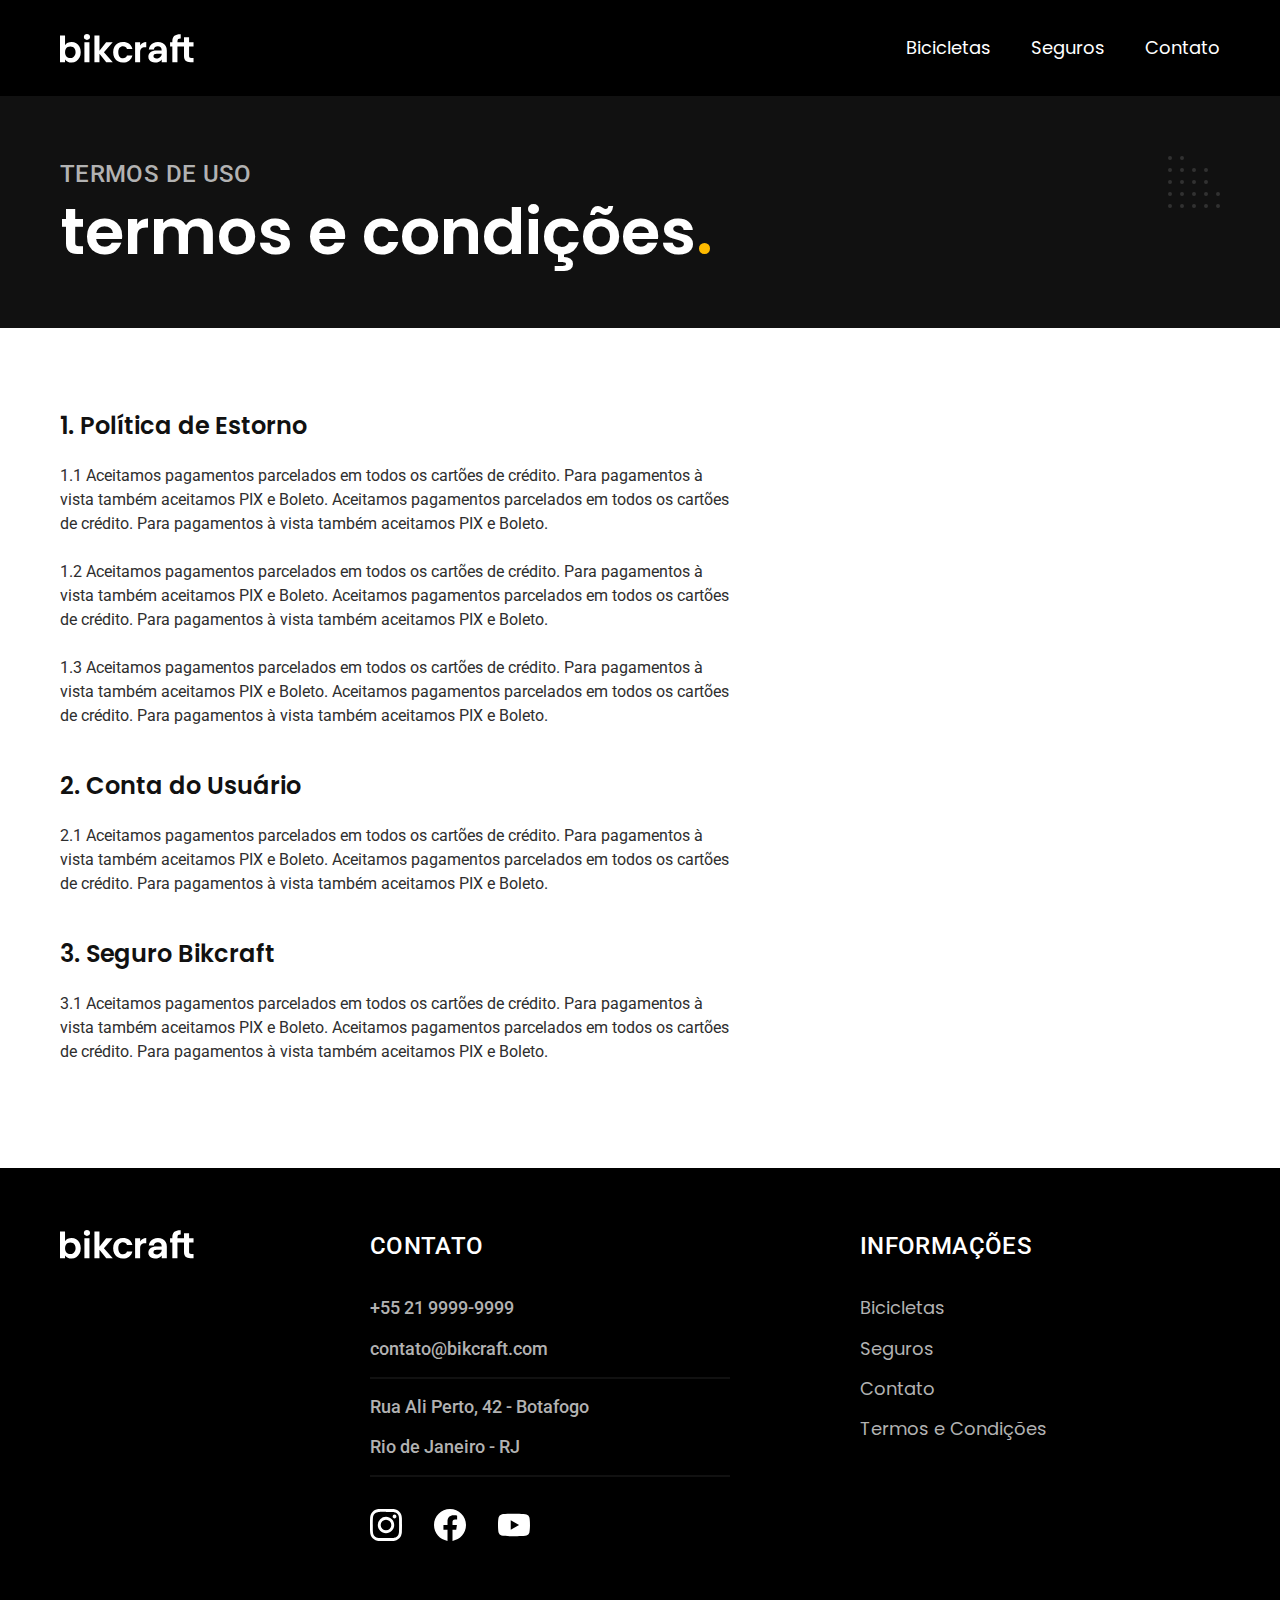
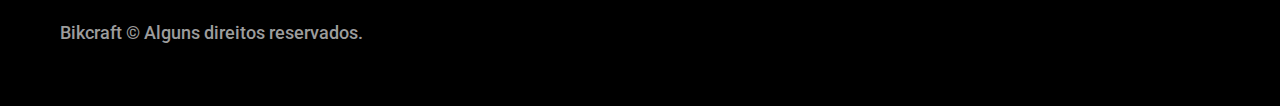
<file: termos.html>
<!DOCTYPE html>
<html lang="pt-br">

<head>
  <meta charset="UTF-8">
  <meta name="viewport" content="width=device-width, initial-scale=1.0">

  <title>Termos e Condições | Bikcraft</title>
  <meta name="description" content="Termos e condições.">

  <link rel="icon" href="./favicon.svg" type="image/svg+xml">
  <link rel="preload" href="./css/style.min.css" as="style">
  <link rel="stylesheet" href="./css/style.min.css">
  <script>
    document.documentElement.classList.add("js")
  </script>
  <link rel="preconnect" href="https://fonts.googleapis.com">
  <link rel="preconnect" href="https://fonts.gstatic.com" crossorigin>
  <link href="https://fonts.googleapis.com/css2?family=Merriweather:ital,wght@1,900&family=Poppins:wght@400;600&family=Roboto:wght@400;500&display=swap" rel="stylesheet">
</head>

<body id="termos">
  <header class="header-bg">
    <div class="header container">
      <a href="./">
        <img src="./img/bikcraft.svg" alt="Bikcraft">
      </a>

      <nav aria-label="primaria">
        <ul class="header-menu font-1-m cor-0">
          <li><a href="./bicicletas.html">Bicicletas</a></li>
          <li><a href="./seguros.html">Seguros</a></li>
          <li><a href="./contato.html">Contato</a></li>
        </ul>
      </nav>
    </div>
  </header>

  <main>
    <div class="titulo-bg">
      <div class="titulo container">
        <p class="font-2-l-b cor-5">Termos de uso</p>
        <h1 class="font-1-xxl cor-0">termos e condições<span class="cor-p1">.</span></h1>
      </div>
    </div>

    <div class="termos font-2-s cor-10 container">
      <h2 class="font-1-l cor-11">1. Política de Estorno</h2>
      <p>1.1 Aceitamos pagamentos parcelados em todos os cartões de crédito. Para pagamentos à vista também aceitamos PIX e Boleto. Aceitamos pagamentos parcelados em todos os cartões de crédito. Para pagamentos à vista também aceitamos PIX e Boleto.</p>
      <p>1.2 Aceitamos pagamentos parcelados em todos os cartões de crédito. Para pagamentos à vista também aceitamos PIX e Boleto. Aceitamos pagamentos parcelados em todos os cartões de crédito. Para pagamentos à vista também aceitamos PIX e Boleto.</p>
      <p>1.3 Aceitamos pagamentos parcelados em todos os cartões de crédito. Para pagamentos à vista também aceitamos PIX e Boleto. Aceitamos pagamentos parcelados em todos os cartões de crédito. Para pagamentos à vista também aceitamos PIX e Boleto.</p>
      <h2 class="font-1-l cor-11">2. Conta do Usuário</h2>
      <p>2.1 Aceitamos pagamentos parcelados em todos os cartões de crédito. Para pagamentos à vista também aceitamos PIX e Boleto. Aceitamos pagamentos parcelados em todos os cartões de crédito. Para pagamentos à vista também aceitamos PIX e Boleto.</p>
      <h2 class="font-1-l cor-11">3. Seguro Bikcraft</h2>
      <p>3.1 Aceitamos pagamentos parcelados em todos os cartões de crédito. Para pagamentos à vista também aceitamos PIX e Boleto. Aceitamos pagamentos parcelados em todos os cartões de crédito. Para pagamentos à vista também aceitamos PIX e Boleto.</p>
    </div>
  </main>

  <footer class="footer-bg">
    <div class="footer container">
      <img src="./img/bikcraft.svg" alt="Bikcraft">
      <div class="footer-contato">
        <h3 class="font-2-l-b cor-0">Contato</h3>
        <ul class="font-2-m cor-5">
          <li><a href="tel:+552199999999">+55 21 9999-9999</a></li>
          <li><a href="mailto:contato@bikcraft.com">contato@bikcraft.com</a></li>
          <li>Rua Ali Perto, 42 - Botafogo</li>
          <li>Rio de Janeiro - RJ</li>
        </ul>
        <div class="footer-redes">
          <a href="./">
            <img src="./img/redes/instagram.svg" alt="Instagram">
          </a>
          <a href="./">
            <img src="./img/redes/facebook.svg" alt="Facebook">
          </a>
          <a href="./">
            <img src="./img/redes/youtube.svg" alt="Youtube">
          </a>
        </div>
      </div>
      <div class="footer-informacoes">
        <h3 class="font-2-l-b cor-0">Informações</h3>
        <nav>
          <ul class="font-1-m cor-5">
            <li><a href="./bicicletas.html">Bicicletas</a></li>
            <li><a href="./seguros.html">Seguros</a></li>
            <li><a href="./contato.html">Contato</a></li>
            <li><a href="./termos.html">Termos e Condições</a></li>
          </ul>
        </nav>
      </div>
      <p class="footer-copy font-2-m cor-6">Bikcraft © Alguns direitos reservados.</p>
    </div>
  </footer>
  <script src="./js/script.js"></script>
</body>

</html>
</file>
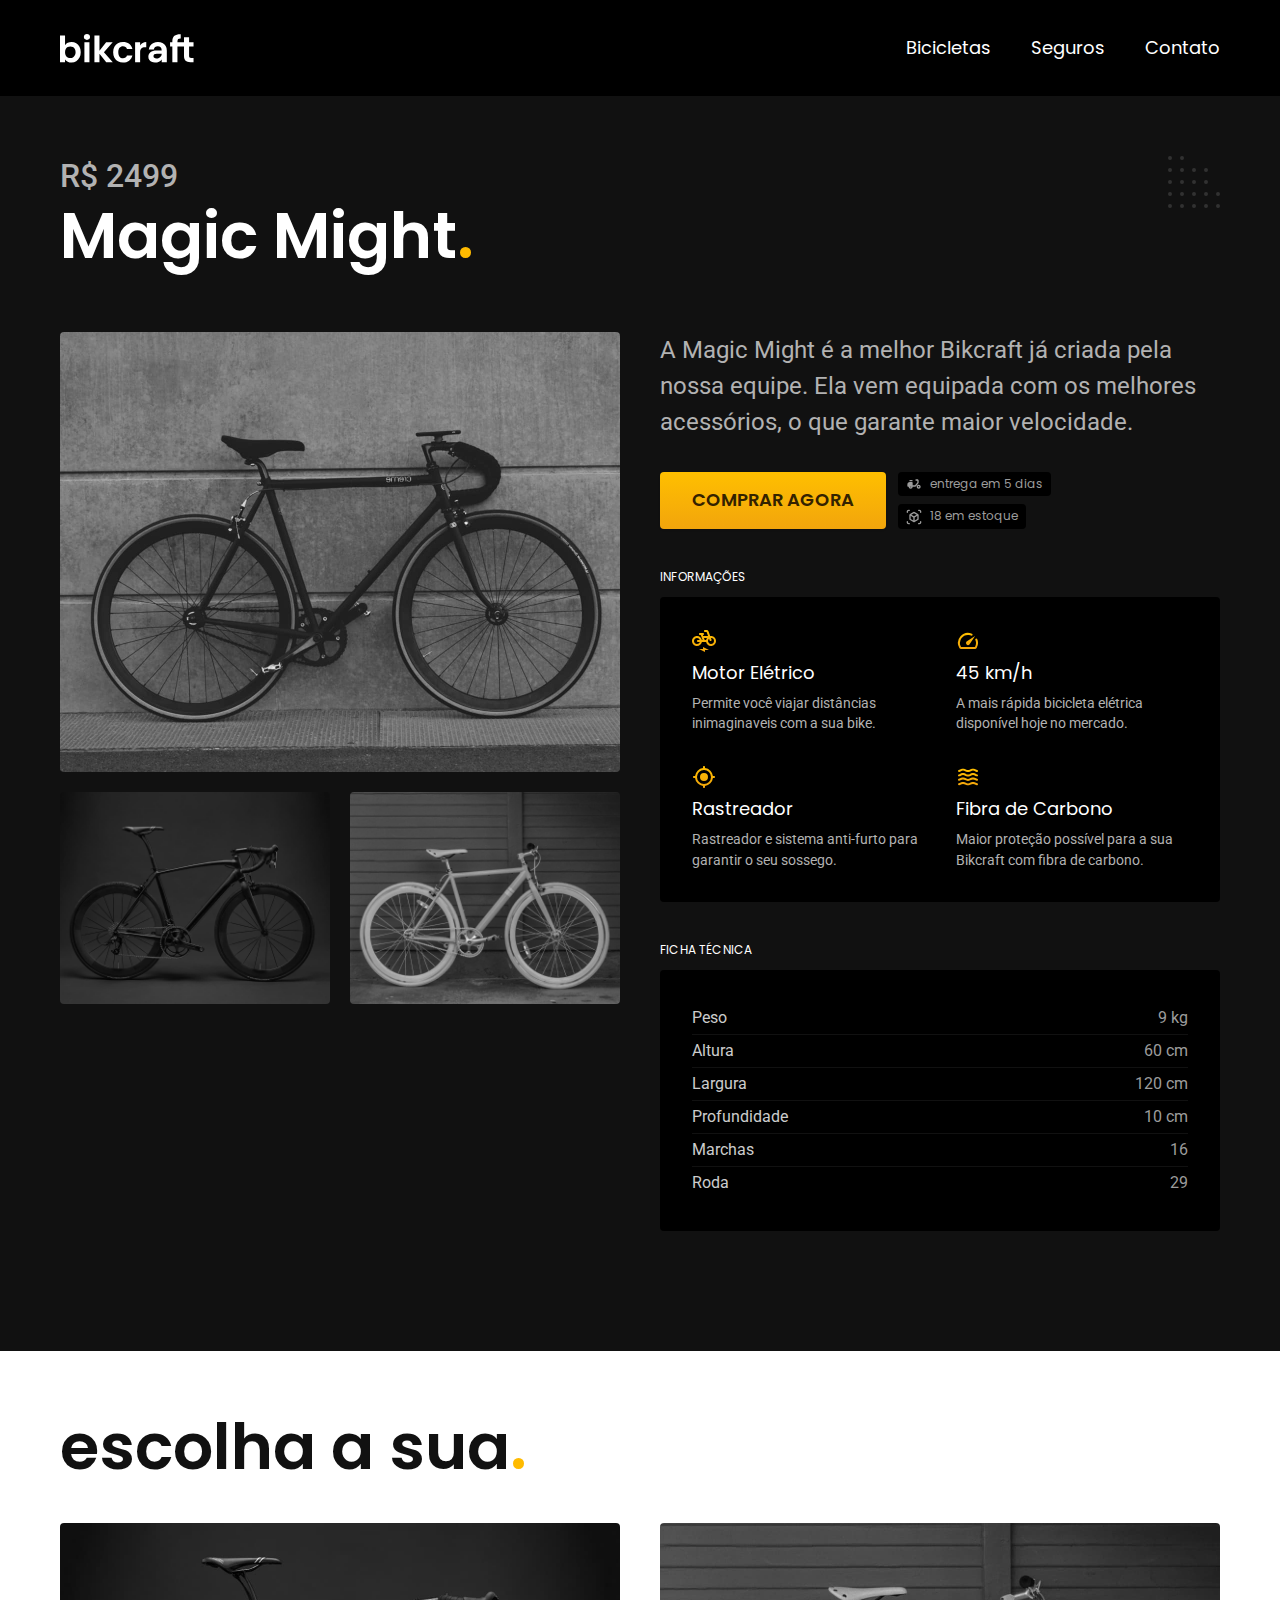
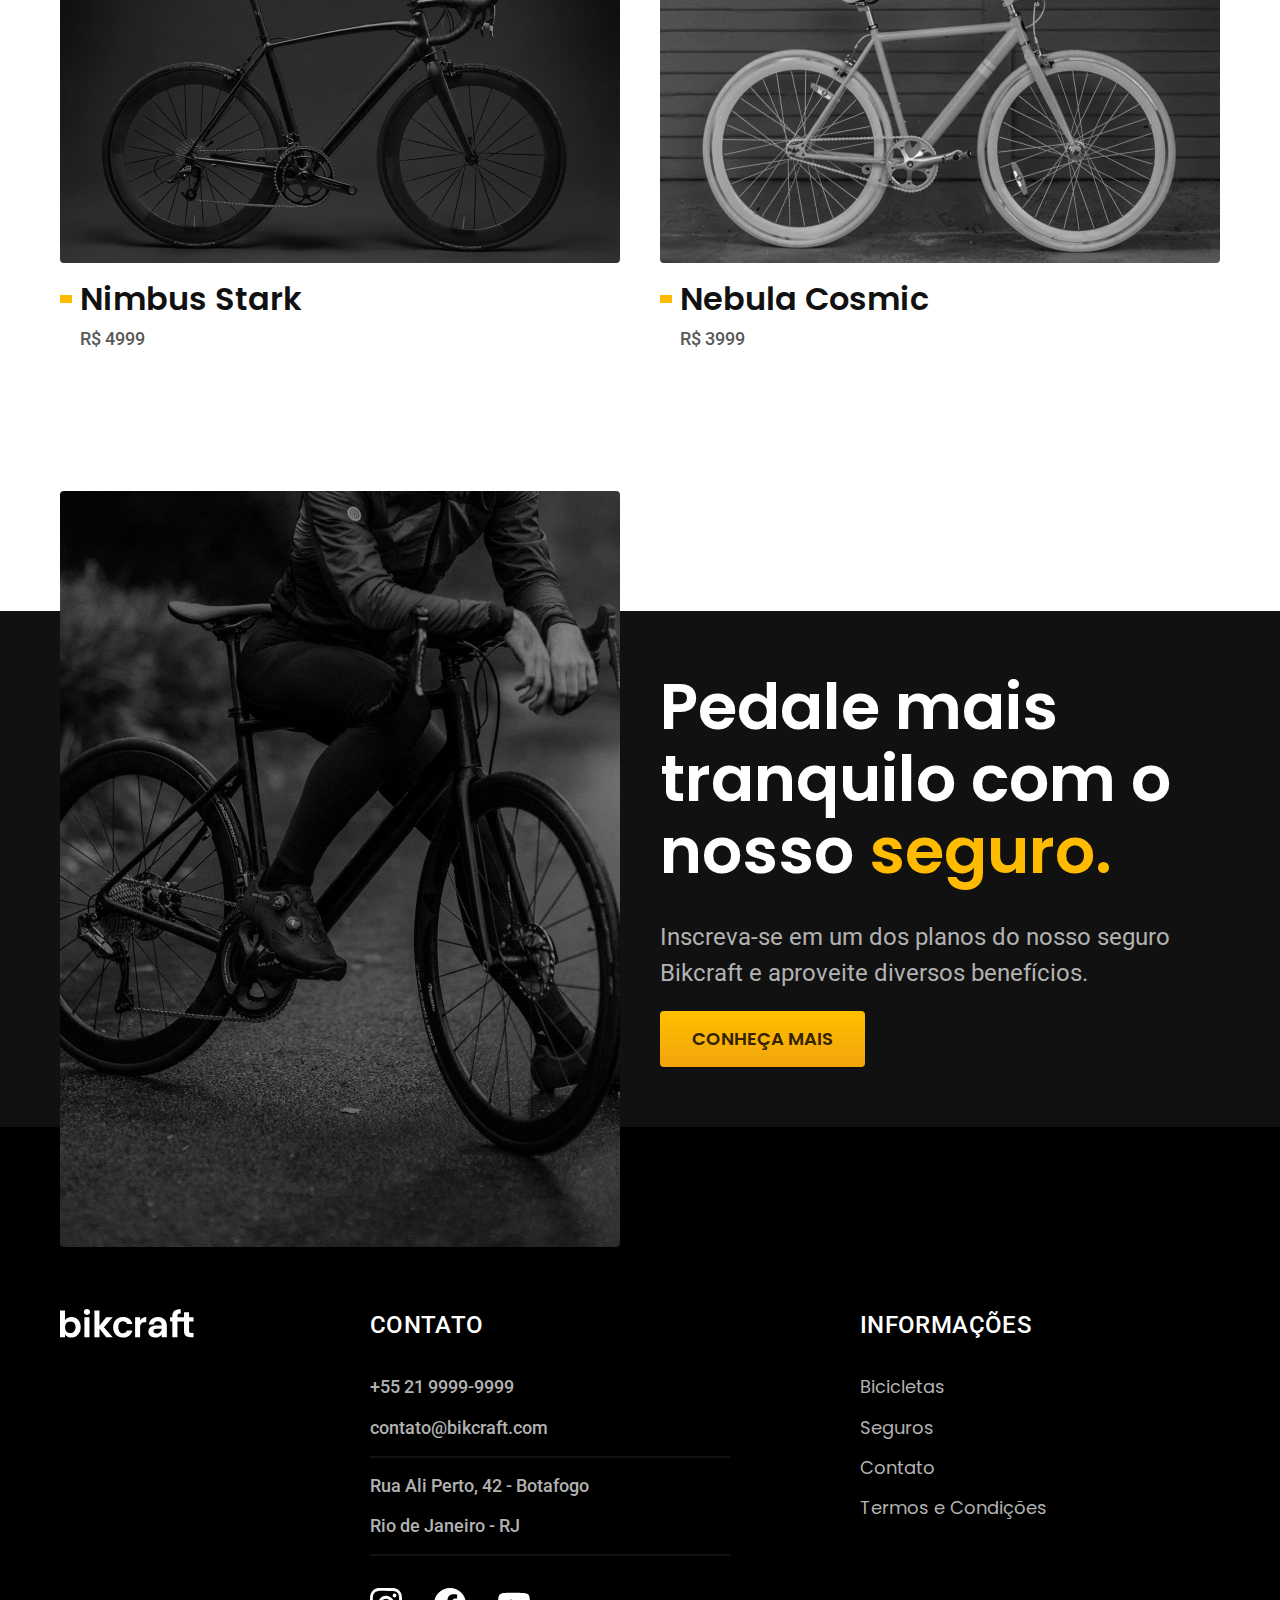
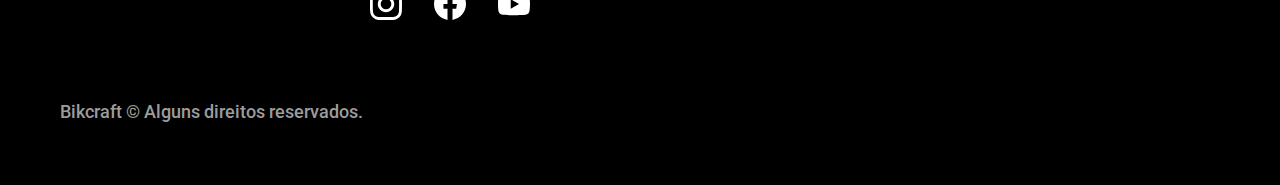
<file: bicicletas/magic.html>
<!DOCTYPE html>
<html lang="pt-br">

<head>
  <meta charset="UTF-8">
  <meta name="viewport" content="width=device-width, initial-scale=1.0">

  <title>Magic | Bikcraft</title>
  <meta name="description" content="Magic.">

  <link rel="icon" href="../favicon.svg" type="image/svg+xml">
  <link rel="preload" href="../css/style.min.css" as="style">
  <link rel="stylesheet" href="../css/style.min.css">
  <script>
    document.documentElement.classList.add("js")
  </script>
  <link rel="preconnect" href="https://fonts.googleapis.com">
  <link rel="preconnect" href="https://fonts.gstatic.com" crossorigin>
  <link href="https://fonts.googleapis.com/css2?family=Merriweather:ital,wght@1,900&family=Poppins:wght@400;600&family=Roboto:wght@400;500&display=swap" rel="stylesheet">
</head>

<body id="bicicleta">
  <header class="header-bg">
    <div class="header container">
      <a href="../">
        <img src="../img/bikcraft.svg" alt="Bikcraft">
      </a>

      <nav aria-label="primaria">
        <ul class="header-menu font-1-m cor-0">
          <li><a href="../bicicletas.html">Bicicletas</a></li>
          <li><a href="../seguros.html">Seguros</a></li>
          <li><a href="../contato.html">Contato</a></li>
        </ul>
      </nav>
    </div>
  </header>

  <main class="titulo-bg">
    <div>
      <div class="titulo container">
        <p class="font-2-xl cor-5">R$ 2499</p>
        <h1 class="font-1-xxl cor-0">Magic Might<span class="cor-p1">.</span></h1>
      </div>
    </div>
    <div class="bicicleta container">
      <div class="bicicleta-imagens">
        <img src="../img/bicicleta/nimbus2.jpg" alt="Bicicleta 1">
        <img src="../img/bicicleta/nimbus1.jpg" alt="Bicicleta 2">
        <img src="../img/bicicleta/nimbus3.jpg" alt="Bicicleta 3">
      </div>
      <div class="bicicleta-conteudo">
        <p class="font-2-l cor-5">A Magic Might é a melhor Bikcraft já criada pela nossa equipe. Ela vem equipada com os melhores acessórios, o que garante maior velocidade.</p>
        <div class="bicicleta-comprar">
          <a class="botao" href="../orcamento.html?tipo=bikcraft&produto=magic">Comprar Agora</a>
          <span class="font-1-xs cor-6"><img src="../img/icones/entrega.svg" alt=""> entrega em 5 dias</span>
          <span class="font-1-xs cor-6"><img src="../img/icones/estoque.svg" alt=""> 18 em estoque</span>
        </div>

        <h2 class="font-1-xs cor-0">Informações</h2>
        <ul class="bicicleta-informacoes">
          <li>
            <img src="../img/icones/eletrica.svg" alt="">
            <h3 class="font-1-m cor-0">Motor Elétrico</h3>
            <p class="font-2-xs cor-5">Permite você viajar distâncias inimaginaveis com a sua bike.</p>
          </li>
          <li>
            <img src="../img/icones/velocidade.svg" alt="">
            <h3 class="font-1-m cor-0">45 km/h</h3>
            <p class="font-2-xs cor-5">A mais rápida bicicleta elétrica disponível hoje no mercado.</p>
          </li>
          <li>
            <img src="../img/icones/rastreador.svg" alt="">
            <h3 class="font-1-m cor-0">Rastreador</h3>
            <p class="font-2-xs cor-5">Rastreador e sistema anti-furto para garantir o seu sossego.</p>
          </li>
          <li>
            <img src="../img/icones/carbono.svg" alt="">
            <h3 class="font-1-m cor-0">Fibra de Carbono</h3>
            <p class="font-2-xs cor-5">Maior proteção possível para a sua Bikcraft com fibra de carbono.</p>
          </li>
        </ul>
        <h2 class="font-1-xs cor-0">Ficha Técnica</h2>
        <ul class="bicicleta-ficha font-2-s cor-4">
          <li>Peso <span>9 kg</span></li>
          <li>Altura <span>60 cm</span></li>
          <li>Largura <span>120 cm</span></li>
          <li>Profundidade <span>10 cm</span></li>
          <li>Marchas <span>16</span></li>
          <li>Roda <span>29</span></li>
        </ul>
      </div>
    </div>
  </main>

  <article class="bicicletas-lista container">
    <h2 class="font-1-xxl">escolha a sua<span class="cor-p1">.</span></h2>

    <ul>
      <li>
        <a href="./nimbus.html">
          <img src="../img/bicicletas/nimbus.jpg" alt="Bicicleta preta">
          <h3 class="font-1-xl">Nimbus Stark</h3>
          <span class="font-2-m cor-8">R$ 4999</span>
        </a>
      </li>
      <li>
        <a href="./nebula.html">
          <img src="../img/bicicletas/nebula.jpg" alt="Bicicleta preta">
          <h3 class="font-1-xl">Nebula Cosmic</h3>
          <span class="font-2-m cor-8">R$ 3999</span>
        </a>
      </li>
    </ul>
  </article>

  <article class="seguro-bg">
    <div class="seguro container">
      <div class="seguro-imagem">
        <img src="../img/fotos/seguros.jpg" alt="Pessoa parada em cima de uma bicicleta.">
      </div>
      <div class="seguro-conteudo">
        <h2 class="font-1-xxl cor-0">Pedale mais tranquilo com o nosso <span class="cor-p1">seguro.</span></h2>
        <p class="font-2-l cor-5">Inscreva-se em um dos planos do nosso seguro Bikcraft e aproveite diversos benefícios.</p>
        <a class="botao" href="../seguros.html">Conheça Mais</a>
      </div>
    </div>
  </article>

  <footer class="footer-bg">
    <div class="footer container">
      <img src="../img/bikcraft.svg" alt="Bikcraft">
      <div class="footer-contato">
        <h3 class="font-2-l-b cor-0">Contato</h3>
        <ul class="font-2-m cor-5">
          <li><a href="tel:+552199999999">+55 21 9999-9999</a></li>
          <li><a href="mailto:contato@bikcraft.com">contato@bikcraft.com</a></li>
          <li>Rua Ali Perto, 42 - Botafogo</li>
          <li>Rio de Janeiro - RJ</li>
        </ul>
        <div class="footer-redes">
          <a href="../">
            <img src="../img/redes/instagram.svg" alt="Instagram">
          </a>
          <a href="../">
            <img src="../img/redes/facebook.svg" alt="Facebook">
          </a>
          <a href="../">
            <img src="../img/redes/youtube.svg" alt="Youtube">
          </a>
        </div>
      </div>
      <div class="footer-informacoes">
        <h3 class="font-2-l-b cor-0">Informações</h3>
        <nav>
          <ul class="font-1-m cor-5">
            <li><a href="../bicicletas.html">Bicicletas</a></li>
            <li><a href="../seguros.html">Seguros</a></li>
            <li><a href="../contato.html">Contato</a></li>
            <li><a href="../termos.html">Termos e Condições</a></li>
          </ul>
        </nav>
      </div>
      <p class="footer-copy font-2-m cor-6">Bikcraft © Alguns direitos reservados.</p>
    </div>
  </footer>
  <script src="../js/script.js"></script>
</body>

</html>
</file>
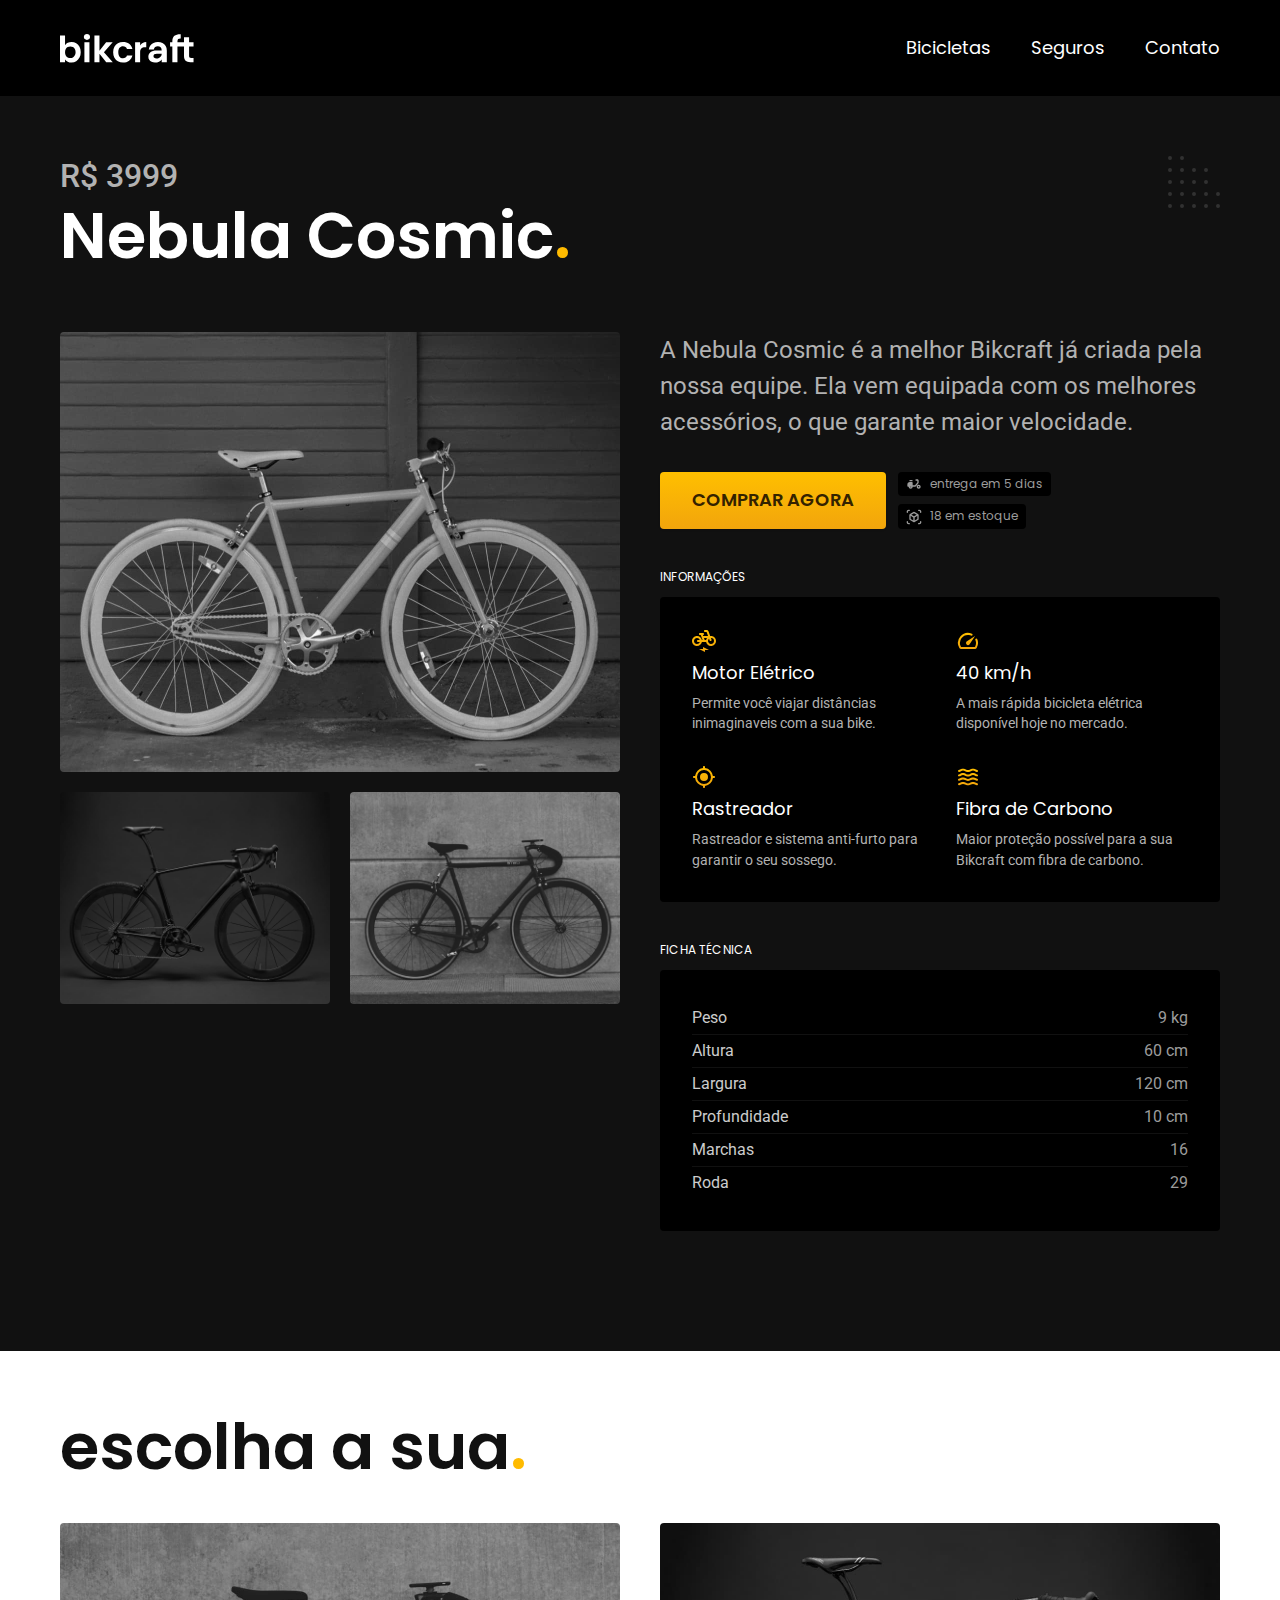
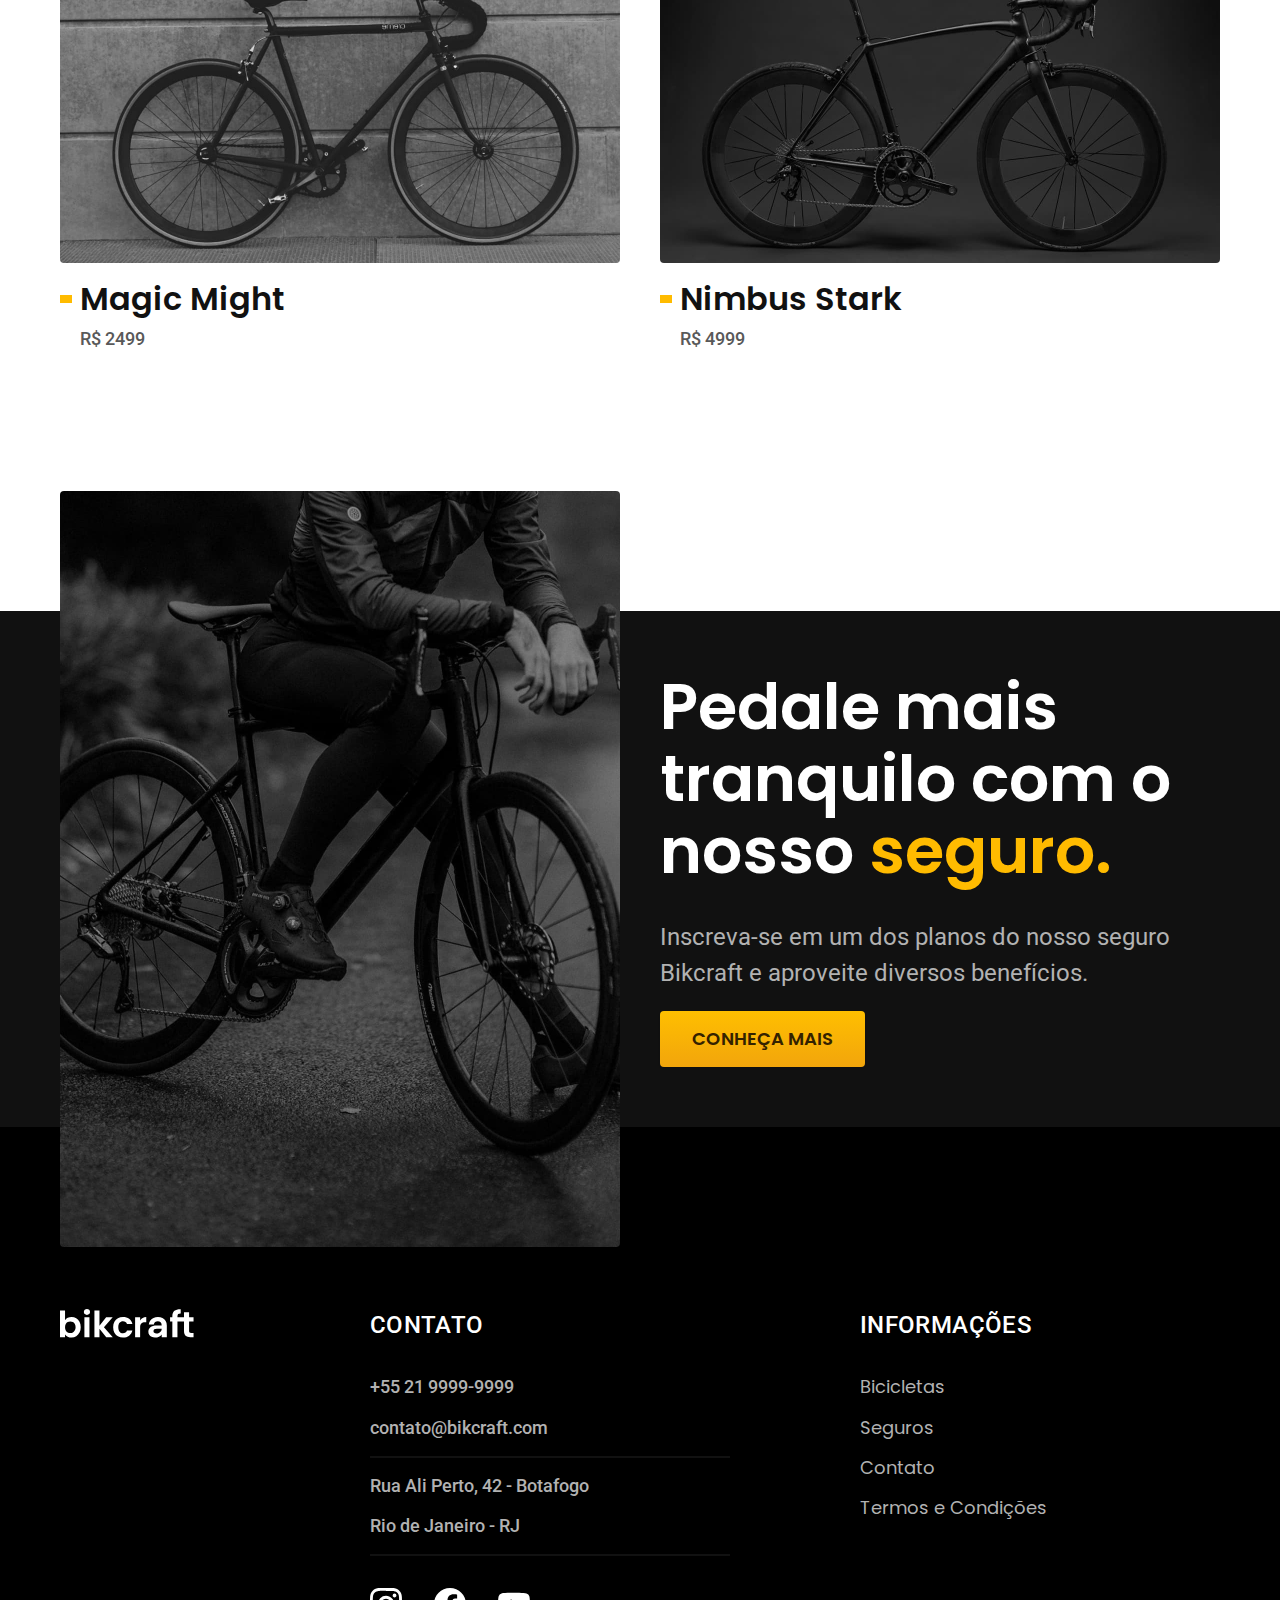
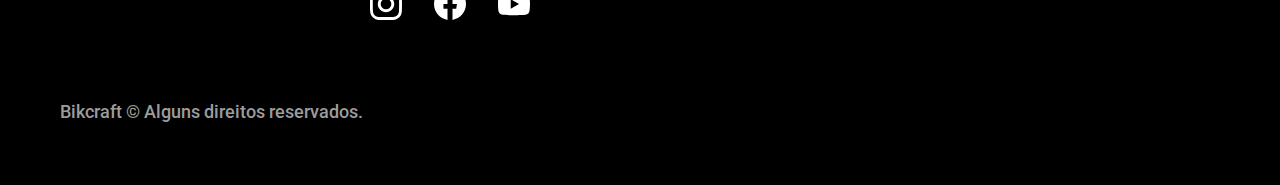
<file: bicicletas/nebula.html>
<!DOCTYPE html>
<html lang="pt-br">

<head>
  <meta charset="UTF-8">
  <meta name="viewport" content="width=device-width, initial-scale=1.0">

  <title>Nebula | Bikcraft</title>
  <meta name="description" content="Nebula.">

  <link rel="icon" href="../favicon.svg" type="image/svg+xml">
  <link rel="preload" href="../css/style.min.css" as="style">
  <link rel="stylesheet" href="../css/style.min.css">
  <script>
    document.documentElement.classList.add("js")
  </script>
  <link rel="preconnect" href="https://fonts.googleapis.com">
  <link rel="preconnect" href="https://fonts.gstatic.com" crossorigin>
  <link href="https://fonts.googleapis.com/css2?family=Merriweather:ital,wght@1,900&family=Poppins:wght@400;600&family=Roboto:wght@400;500&display=swap" rel="stylesheet">
</head>

<body id="bicicleta">
  <header class="header-bg">
    <div class="header container">
      <a href="../">
        <img src="../img/bikcraft.svg" alt="Bikcraft">
      </a>

      <nav aria-label="primaria">
        <ul class="header-menu font-1-m cor-0">
          <li><a href="../bicicletas.html">Bicicletas</a></li>
          <li><a href="../seguros.html">Seguros</a></li>
          <li><a href="../contato.html">Contato</a></li>
        </ul>
      </nav>
    </div>
  </header>

  <main class="titulo-bg">
    <div>
      <div class="titulo container">
        <p class="font-2-xl cor-5">R$ 3999</p>
        <h1 class="font-1-xxl cor-0">Nebula Cosmic<span class="cor-p1">.</span></h1>
      </div>
    </div>
    <div class="bicicleta container">
      <div class="bicicleta-imagens">
        <img src="../img/bicicleta/nimbus3.jpg" alt="Bicicleta 1">
        <img src="../img/bicicleta/nimbus1.jpg" alt="Bicicleta 2">
        <img src="../img/bicicleta/nimbus2.jpg" alt="Bicicleta 3">
      </div>
      <div class="bicicleta-conteudo">
        <p class="font-2-l cor-5">A Nebula Cosmic é a melhor Bikcraft já criada pela nossa equipe. Ela vem equipada com os melhores acessórios, o que garante maior velocidade.</p>
        <div class="bicicleta-comprar">
          <a class="botao" href="../orcamento.html?tipo=bikcraft&produto=nebula">Comprar Agora</a>
          <span class="font-1-xs cor-6"><img src="../img/icones/entrega.svg" alt=""> entrega em 5 dias</span>
          <span class="font-1-xs cor-6"><img src="../img/icones/estoque.svg" alt=""> 18 em estoque</span>
        </div>

        <h2 class="font-1-xs cor-0">Informações</h2>
        <ul class="bicicleta-informacoes">
          <li>
            <img src="../img/icones/eletrica.svg" alt="">
            <h3 class="font-1-m cor-0">Motor Elétrico</h3>
            <p class="font-2-xs cor-5">Permite você viajar distâncias inimaginaveis com a sua bike.</p>
          </li>
          <li>
            <img src="../img/icones/velocidade.svg" alt="">
            <h3 class="font-1-m cor-0">40 km/h</h3>
            <p class="font-2-xs cor-5">A mais rápida bicicleta elétrica disponível hoje no mercado.</p>
          </li>
          <li>
            <img src="../img/icones/rastreador.svg" alt="">
            <h3 class="font-1-m cor-0">Rastreador</h3>
            <p class="font-2-xs cor-5">Rastreador e sistema anti-furto para garantir o seu sossego.</p>
          </li>
          <li>
            <img src="../img/icones/carbono.svg" alt="">
            <h3 class="font-1-m cor-0">Fibra de Carbono</h3>
            <p class="font-2-xs cor-5">Maior proteção possível para a sua Bikcraft com fibra de carbono.</p>
          </li>
        </ul>
        <h2 class="font-1-xs cor-0">Ficha Técnica</h2>
        <ul class="bicicleta-ficha font-2-s cor-4">
          <li>Peso <span>9 kg</span></li>
          <li>Altura <span>60 cm</span></li>
          <li>Largura <span>120 cm</span></li>
          <li>Profundidade <span>10 cm</span></li>
          <li>Marchas <span>16</span></li>
          <li>Roda <span>29</span></li>
        </ul>
      </div>
    </div>
  </main>

  <article class="bicicletas-lista container">
    <h2 class="font-1-xxl">escolha a sua<span class="cor-p1">.</span></h2>

    <ul>
      <li>
        <a href="./magic.html">
          <img src="../img/bicicletas/magic.jpg" alt="Bicicleta preta">
          <h3 class="font-1-xl">Magic Might</h3>
          <span class="font-2-m cor-8">R$ 2499</span>
        </a>
      </li>
      <li>
        <a href="./nimbus.html">
          <img src="../img/bicicletas/nimbus.jpg" alt="Bicicleta preta">
          <h3 class="font-1-xl">Nimbus Stark</h3>
          <span class="font-2-m cor-8">R$ 4999</span>
        </a>
      </li>
    </ul>
  </article>

  <article class="seguro-bg">
    <div class="seguro container">
      <div class="seguro-imagem">
        <img src="../img/fotos/seguros.jpg" alt="Pessoa parada em cima de uma bicicleta.">
      </div>
      <div class="seguro-conteudo">
        <h2 class="font-1-xxl cor-0">Pedale mais tranquilo com o nosso <span class="cor-p1">seguro.</span></h2>
        <p class="font-2-l cor-5">Inscreva-se em um dos planos do nosso seguro Bikcraft e aproveite diversos benefícios.</p>
        <a class="botao" href="../seguros.html">Conheça Mais</a>
      </div>
    </div>
  </article>

  <footer class="footer-bg">
    <div class="footer container">
      <img src="../img/bikcraft.svg" alt="Bikcraft">
      <div class="footer-contato">
        <h3 class="font-2-l-b cor-0">Contato</h3>
        <ul class="font-2-m cor-5">
          <li><a href="tel:+552199999999">+55 21 9999-9999</a></li>
          <li><a href="mailto:contato@bikcraft.com">contato@bikcraft.com</a></li>
          <li>Rua Ali Perto, 42 - Botafogo</li>
          <li>Rio de Janeiro - RJ</li>
        </ul>
        <div class="footer-redes">
          <a href="../">
            <img src="../img/redes/instagram.svg" alt="Instagram">
          </a>
          <a href="../">
            <img src="../img/redes/facebook.svg" alt="Facebook">
          </a>
          <a href="../">
            <img src="../img/redes/youtube.svg" alt="Youtube">
          </a>
        </div>
      </div>
      <div class="footer-informacoes">
        <h3 class="font-2-l-b cor-0">Informações</h3>
        <nav>
          <ul class="font-1-m cor-5">
            <li><a href="../bicicletas.html">Bicicletas</a></li>
            <li><a href="../seguros.html">Seguros</a></li>
            <li><a href="../contato.html">Contato</a></li>
            <li><a href="../termos.html">Termos e Condições</a></li>
          </ul>
        </nav>
      </div>
      <p class="footer-copy font-2-m cor-6">Bikcraft © Alguns direitos reservados.</p>
    </div>
  </footer>
  <script src="../js/script.js"></script>
</body>

</html>
</file>
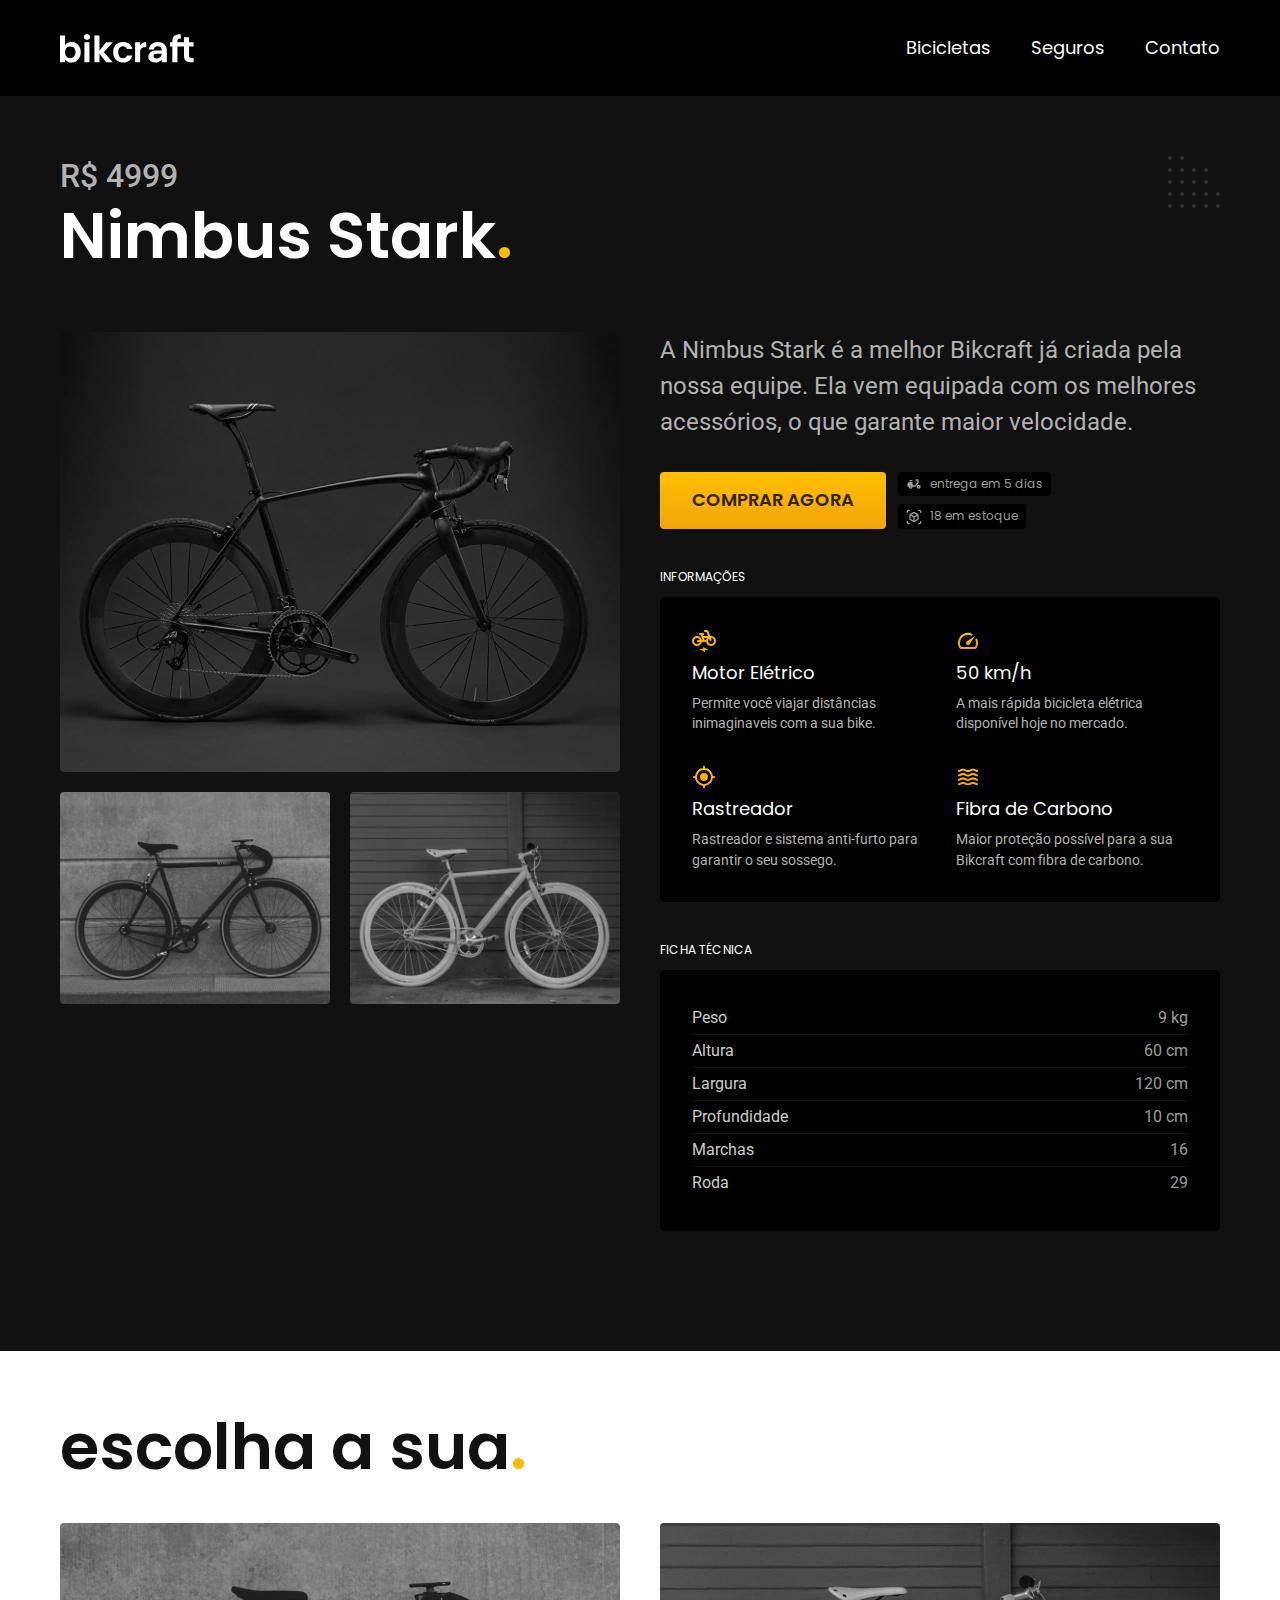
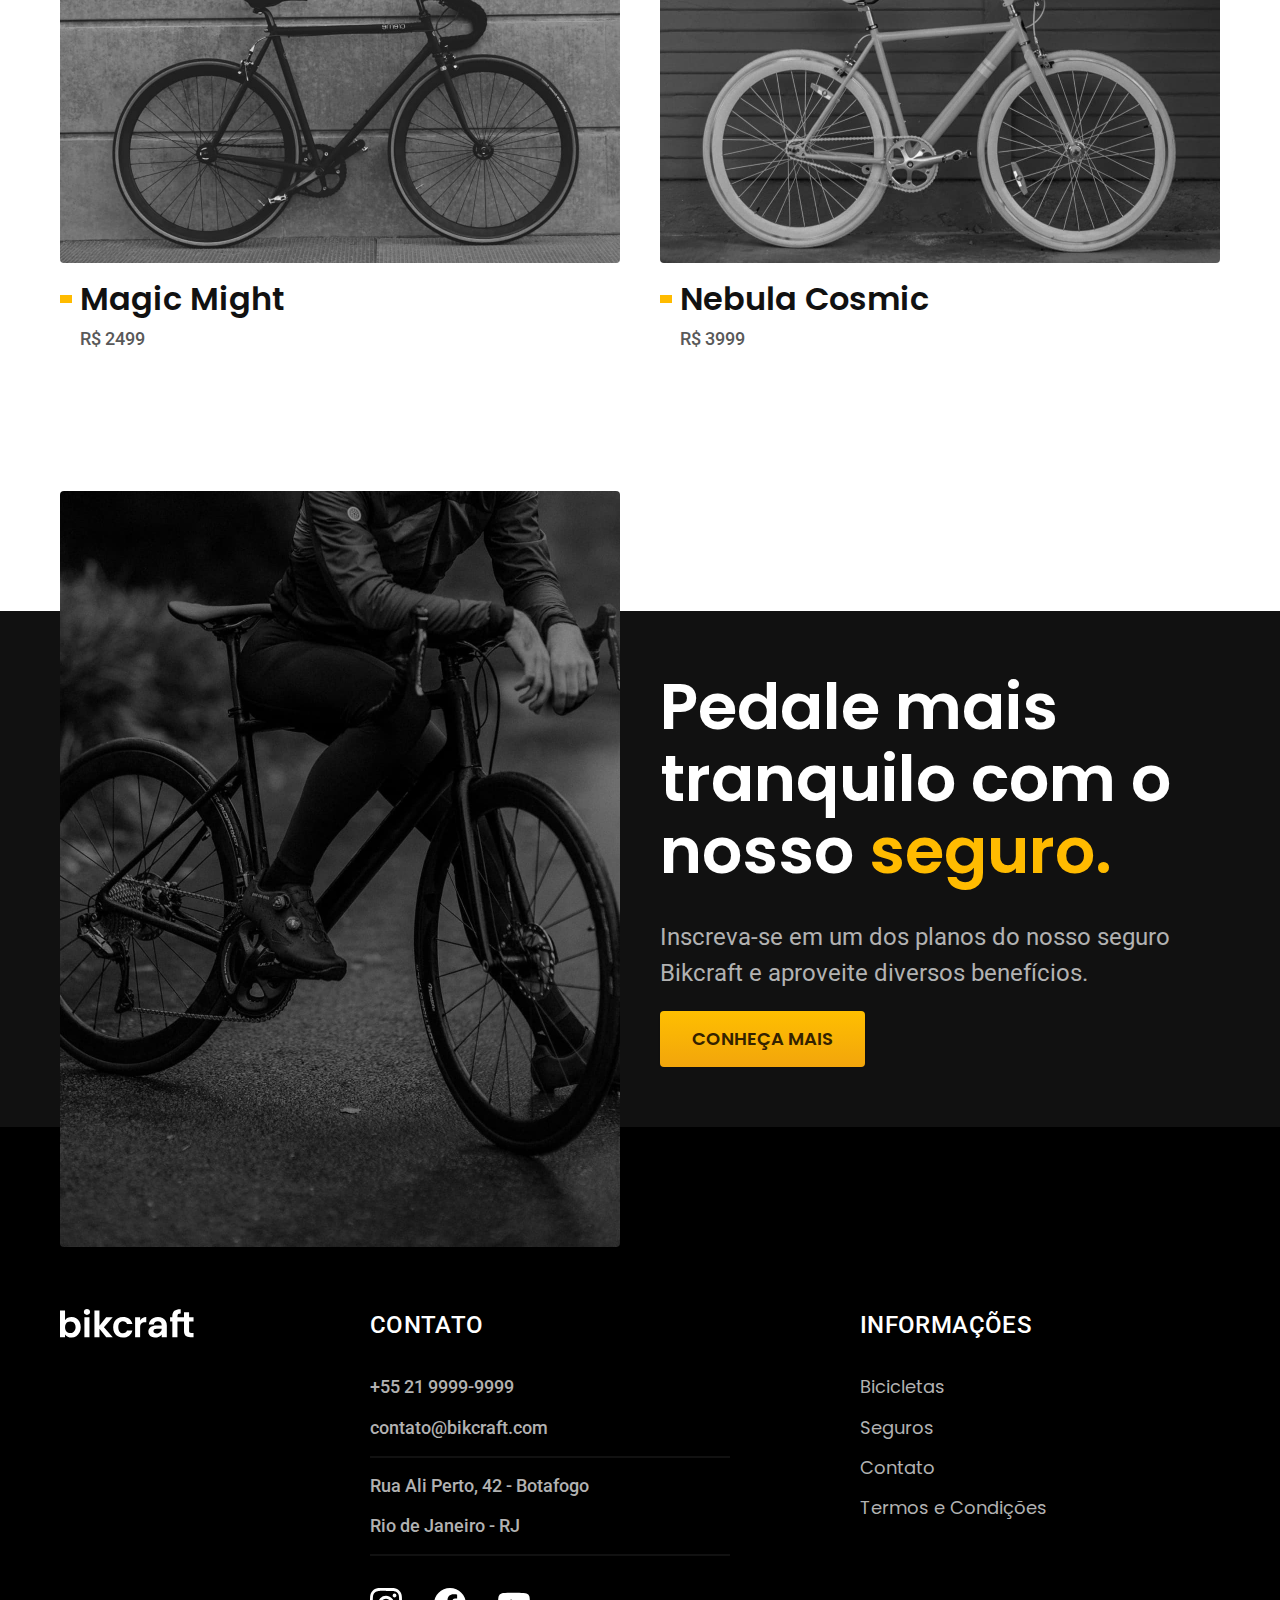
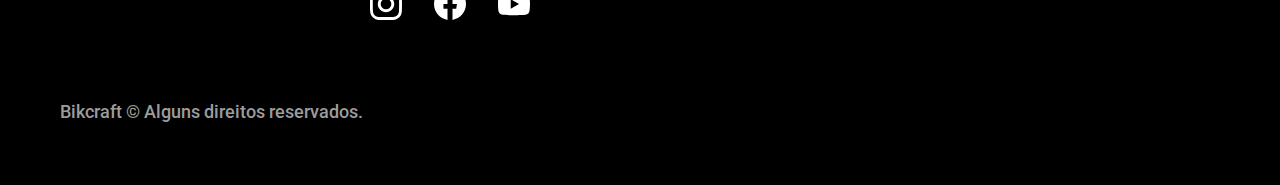
<file: bicicletas/nimbus.html>
<!DOCTYPE html>
<html lang="pt-br">

<head>
  <meta charset="UTF-8">
  <meta name="viewport" content="width=device-width, initial-scale=1.0">

  <title>Nimbus | Bikcraft</title>
  <meta name="description" content="Nimbus.">

  <link rel="icon" href="../favicon.svg" type="image/svg+xml">
  <link rel="preload" href="../css/style.min.css" as="style">
  <link rel="stylesheet" href="../css/style.min.css">
  <script>
    document.documentElement.classList.add("js")
  </script>
  <link rel="preconnect" href="https://fonts.googleapis.com">
  <link rel="preconnect" href="https://fonts.gstatic.com" crossorigin>
  <link href="https://fonts.googleapis.com/css2?family=Merriweather:ital,wght@1,900&family=Poppins:wght@400;600&family=Roboto:wght@400;500&display=swap" rel="stylesheet">
</head>

<body id="bicicleta">
  <header class="header-bg">
    <div class="header container">
      <a href="../">
        <img src="../img/bikcraft.svg" alt="Bikcraft">
      </a>

      <nav aria-label="primaria">
        <ul class="header-menu font-1-m cor-0">
          <li><a href="../bicicletas.html">Bicicletas</a></li>
          <li><a href="../seguros.html">Seguros</a></li>
          <li><a href="../contato.html">Contato</a></li>
        </ul>
      </nav>
    </div>
  </header>

  <main class="titulo-bg">
    <div>
      <div class="titulo container">
        <p class="font-2-xl cor-5">R$ 4999</p>
        <h1 class="font-1-xxl cor-0">Nimbus Stark<span class="cor-p1">.</span></h1>
      </div>
    </div>
    <div class="bicicleta container">
      <div class="bicicleta-imagens">
        <img src="../img/bicicleta/nimbus1.jpg" alt="Bicicleta 1">
        <img src="../img/bicicleta/nimbus2.jpg" alt="Bicicleta 2">
        <img src="../img/bicicleta/nimbus3.jpg" alt="Bicicleta 3">
      </div>
      <div class="bicicleta-conteudo">
        <p class="font-2-l cor-5">A Nimbus Stark é a melhor Bikcraft já criada pela nossa equipe. Ela vem equipada com os melhores acessórios, o que garante maior velocidade.</p>
        <div class="bicicleta-comprar">
          <a class="botao" href="../orcamento.html?tipo=bikcraft&produto=nimbus">Comprar Agora</a>
          <span class="font-1-xs cor-6"><img src="../img/icones/entrega.svg" alt=""> entrega em 5 dias</span>
          <span class="font-1-xs cor-6"><img src="../img/icones/estoque.svg" alt=""> 18 em estoque</span>
        </div>

        <h2 class="font-1-xs cor-0">Informações</h2>
        <ul class="bicicleta-informacoes">
          <li>
            <img src="../img/icones/eletrica.svg" alt="">
            <h3 class="font-1-m cor-0">Motor Elétrico</h3>
            <p class="font-2-xs cor-5">Permite você viajar distâncias inimaginaveis com a sua bike.</p>
          </li>
          <li>
            <img src="../img/icones/velocidade.svg" alt="">
            <h3 class="font-1-m cor-0">50 km/h</h3>
            <p class="font-2-xs cor-5">A mais rápida bicicleta elétrica disponível hoje no mercado.</p>
          </li>
          <li>
            <img src="../img/icones/rastreador.svg" alt="">
            <h3 class="font-1-m cor-0">Rastreador</h3>
            <p class="font-2-xs cor-5">Rastreador e sistema anti-furto para garantir o seu sossego.</p>
          </li>
          <li>
            <img src="../img/icones/carbono.svg" alt="">
            <h3 class="font-1-m cor-0">Fibra de Carbono</h3>
            <p class="font-2-xs cor-5">Maior proteção possível para a sua Bikcraft com fibra de carbono.</p>
          </li>
        </ul>
        <h2 class="font-1-xs cor-0">Ficha Técnica</h2>
        <ul class="bicicleta-ficha font-2-s cor-4">
          <li>Peso <span>9 kg</span></li>
          <li>Altura <span>60 cm</span></li>
          <li>Largura <span>120 cm</span></li>
          <li>Profundidade <span>10 cm</span></li>
          <li>Marchas <span>16</span></li>
          <li>Roda <span>29</span></li>
        </ul>
      </div>
    </div>
  </main>

  <article class="bicicletas-lista container">
    <h2 class="font-1-xxl">escolha a sua<span class="cor-p1">.</span></h2>

    <ul>
      <li>
        <a href="./magic.html">
          <img src="../img/bicicletas/magic.jpg" alt="Bicicleta preta">
          <h3 class="font-1-xl">Magic Might</h3>
          <span class="font-2-m cor-8">R$ 2499</span>
        </a>
      </li>
      <li>
        <a href="./nebula.html">
          <img src="../img/bicicletas/nebula.jpg" alt="Bicicleta preta">
          <h3 class="font-1-xl">Nebula Cosmic</h3>
          <span class="font-2-m cor-8">R$ 3999</span>
        </a>
      </li>
    </ul>
  </article>

  <article class="seguro-bg">
    <div class="seguro container">
      <div class="seguro-imagem">
        <img src="../img/fotos/seguros.jpg" alt="Pessoa parada em cima de uma bicicleta.">
      </div>
      <div class="seguro-conteudo">
        <h2 class="font-1-xxl cor-0">Pedale mais tranquilo com o nosso <span class="cor-p1">seguro.</span></h2>
        <p class="font-2-l cor-5">Inscreva-se em um dos planos do nosso seguro Bikcraft e aproveite diversos benefícios.</p>
        <a class="botao" href="../seguros.html">Conheça Mais</a>
      </div>
    </div>
  </article>

  <footer class="footer-bg">
    <div class="footer container">
      <img src="../img/bikcraft.svg" alt="Bikcraft">
      <div class="footer-contato">
        <h3 class="font-2-l-b cor-0">Contato</h3>
        <ul class="font-2-m cor-5">
          <li><a href="tel:+552199999999">+55 21 9999-9999</a></li>
          <li><a href="mailto:contato@bikcraft.com">contato@bikcraft.com</a></li>
          <li>Rua Ali Perto, 42 - Botafogo</li>
          <li>Rio de Janeiro - RJ</li>
        </ul>
        <div class="footer-redes">
          <a href="../">
            <img src="../img/redes/instagram.svg" alt="Instagram">
          </a>
          <a href="../">
            <img src="../img/redes/facebook.svg" alt="Facebook">
          </a>
          <a href="../">
            <img src="../img/redes/youtube.svg" alt="Youtube">
          </a>
        </div>
      </div>
      <div class="footer-informacoes">
        <h3 class="font-2-l-b cor-0">Informações</h3>
        <nav>
          <ul class="font-1-m cor-5">
            <li><a href="../bicicletas.html">Bicicletas</a></li>
            <li><a href="../seguros.html">Seguros</a></li>
            <li><a href="../contato.html">Contato</a></li>
            <li><a href="../termos.html">Termos e Condições</a></li>
          </ul>
        </nav>
      </div>
      <p class="footer-copy font-2-m cor-6">Bikcraft © Alguns direitos reservados.</p>
    </div>
  </footer>
  <script src="../js/script.js"></script>
</body>

</html>
</file>
<file: css/style.min.css>
body{margin:0;font-family:Arial,Helvetica,sans-serif;color:#111}blockquote,dd,h1,h2,h3,h4,p,ul{margin:0}ul{padding:0;list-style:none}a{text-decoration:none;color:inherit}img{max-width:100%;height:auto;display:block}img[src$=".jpg"]{border-radius:4px}.font-1-xs{font:400 0.75rem/1.35 Poppins,sans-serif}.font-2-xs{font:400 0.875rem/1.43 Roboto,sans-serif}.font-1-s{font:400 1rem/1.5 Poppins,sans-serif}.font-2-s{font:400 1rem/1.5 Roboto,sans-serif}.font-1-m,.font-1-m-b{font:400 1.125rem/1.35 Poppins,sans-serif}.font-1-m-b{font-weight:600}.font-2-m{font:500 1.125rem/1.35 Roboto,sans-serif}.font-1-l{font:400 1.5rem/1.5 Poppins,sans-serif}.font-2-l,.font-2-l-b{font:400 1.5rem/1.5 Roboto,sans-serif}.font-2-l-b{font-weight:500;letter-spacing:.015em;text-transform:uppercase}.font-1-xl{font:600 2rem/1.25 Poppins,sans-serif}.font-2-xl{font:500 2rem/1.25 Roboto,sans-serif}.font-1-xxl{font:600 4rem/1.125 Poppins,sans-serif}@media (max-width:1200px){.font-1-xxl{font-size:3rem}.font-2-l,.font-2-l-b{font-size:1.125rem}}@media (max-width:800px){.font-1-xxl{font-size:2rem}.font-1-xl,.font-2-xl{font-size:1.5rem}}:root{--cor-0:#ffffff;--cor-1:#f7f7f7;--cor-2:#ededed;--cor-3:#dedede;--cor-4:#cccccc;--cor-5:#b2b2b2;--cor-6:#9c9c9c;--cor-7:#717171;--cor-8:#595959;--cor-9:#404040;--cor-10:#2e2e2e;--cor-11:#111111;--cor-12:#000000;--cor-p1:#ffbb00;--cor-p2:#e4a30b;--cor-p3:#a66f00;--cor-p4:#664400;--cor-p5:#332200}.cor-0{color:var(--cor-0)}.cor-1{color:var(--cor-1)}.cor-2{color:var(--cor-2)}.cor-3{color:var(--cor-3)}.cor-4{color:var(--cor-4)}.cor-5{color:var(--cor-5)}.cor-6{color:var(--cor-6)}.cor-7{color:var(--cor-7)}.cor-8{color:var(--cor-8)}.cor-9{color:var(--cor-9)}.cor-10{color:var(--cor-10)}.cor-11{color:var(--cor-11)}.cor-12{color:var(--cor-12)}.cor-p1{color:var(--cor-p1)}.cor-p2{color:var(--cor-p2)}.cor-p3{color:var(--cor-p3)}.cor-p4{color:var(--cor-p4)}.cor-p5{color:var(--cor-p5)}.js .fadeInUp{transform:translate3d(0,20px,0)}.js .fadeInRight{transform:translate3d(20px,0,0)}.js .fadeInLeft{transform:translate3d(-20px,0,0)}.js [data-anime]{opacity:0}.js .fadeInDown{transform:translate3d(0,-20px,0)}.js .anime{opacity:1;transform:none;transition:transform .8s,opacity .8s}.header-bg{background-color:var(--cor-12)}.header{display:flex;flex-wrap:wrap;gap:20px;justify-content:space-between;align-items:center;padding-top:20px;padding-bottom:20px}.header-menu{display:flex;flex-wrap:wrap;gap:40px}.header-menu a{display:inline-block;padding:16px 0;position:relative}.header-menu a:after{content:"";display:block;height:2px;width:0;background:var(--cor-0);margin-top:4px;transition:.3s;position:absolute}.header-menu a.ativo::after,.header-menu a:hover::after{width:100%}@media (max-width:800px){.header-menu{gap:20px}.header-menu a{background:var(--cor-11);padding:12px 16px;border-radius:4px}.header-menu a:hover{background-color:var(--cor-10)}.header a:after{display:none}}@media (max-width:600px){.header-menu{gap:12px}.header-menu a{padding:8px 12px;font-size:14px}}.footer-bg{background-color:var(--cor-12)}.footer{display:grid;grid-template-columns:3fr 5fr 4fr;gap:40px;padding-top:60px;padding-bottom:60px}.footer h3{margin-bottom:32px}.footer-contato ul{margin-bottom:32px}.footer-contato li:nth-child(2n):after{content:"";display:block;max-width:360px;height:2px;background:var(--cor-11);margin-top:16px}.footer li{margin-bottom:16px}.footer-redes{display:flex;gap:32px}.footer a:hover{color:var(--cor-0)}.footer-copy{grid-column:1/-1;margin-top:40px}@media (max-width:800px){.footer>img{display:none}.footer{grid-template-columns:1fr 1fr}}@media (max-width:600px){.footer{grid-template-columns:1fr;gap:60px}.footer-copy{margin-top:0}}.container{box-sizing:border-box;max-width:1200px;padding-left:20px;padding-right:20px;margin-left:auto;margin-right:auto}.botao{display:inline-block;padding:16px 32px;background:linear-gradient(#ffbf00,#f2a50c);border-radius:4px;box-shadow:0 1px 2px rgba(0,0,0,.1);text-transform:uppercase;color:var(--cor-p5);font:600 1.125rem/1.35 Poppins,sans-serif;max-width:max-content;border:none;cursor:pointer}.botao:hover{background:linear-gradient(#ffb60d,#e59317)}.botao.secundario{background:var(--cor-10);color:var(--cor-2)}.botao.secundario:hover{background:var(--cor-9)}.botao.seta{display:flex;align-items:center}.botao.seta::after{content:"";display:inline-block;width:18px;height:10px;margin-left:12px;background:url("../img/icones/seta.svg");transition:transform .2s}.botao.seta:hover::after{transform:translateX(4px)}@media (max-width:600px){.botao{padding:12px 16px;font-size:1rem}}.link{display:inline-block;color:var(--cor-p1);font:500 1.5rem/1.5 Poppins,sans-serif;text-transform:uppercase}.link::after{content:"";display:block;width:100%;height:4px;background-color:currentColor}.link:hover{color:var(--cor-0)}.titulo-bg{padding-top:60px;padding-bottom:60px;background-color:var(--cor-11)}.titulo{background:url("../img/dec/top-right.svg") no-repeat top right 20px}.titulo p{margin-bottom:4px}@media (max-width:800px){.titulo-bg{padding-top:40px;padding-bottom:40px}.titulo p{font-size:1rem;text-transform:lowercase;font-weight:400}}.form{display:grid;grid-template-columns:1fr 1fr;gap:20px}.form label{display:block;font:400 1rem/1.5 Poppins,sans-serif;margin-bottom:4px}.form .col-2{grid-column:span 2}.form input[type=email],.form input[type=text],.form textarea{font:400 1rem/1.5 Roboto,sans-serif;background:var(--cor-1);border:1px solid var(--cor-2);padding:12px;border-radius:4px;width:100%;box-sizing:border-box}.form input[type=email]:focus,.form input[type=text]:focus,.form textarea:focus{outline:0;border-color:var(--cor-p1);background:var(--cor-0);box-shadow:0 0 0 2px #fea}@media (max-width:600px){.form{grid-template-columns:1fr}.form .col-2{grid-column:1}}.introducao-bg{background:var(--cor-12) url("../img/dec/bottom-left.svg") no-repeat bottom 160px left 20px;box-shadow:inset 0 -120px var(--cor-0)}.introducao{display:grid;grid-template-columns:1fr 1fr;gap:0 40px}.introducao-conteudo{align-self:end;padding-bottom:200px}.introducao img{width:100%;height:100%;object-fit:cover;border-radius:4px}.introducao h1{margin-bottom:32px}.introducao p{margin-bottom:20px}@media (max-width:800px){.introducao-bg{background:var(--cor-11);padding-top:40px;box-shadow:inset 0 -60px #fff}.introducao{grid-template-columns:1fr;gap:32px}.introducao-conteudo{padding-bottom:0}.introducao h1{margin-bottom:16px}.introducao img{height:300px;width:100%}}.tecnologia-bg{background-color:var(--cor-11);box-shadow:inset 0 80px var(--cor-0),inset 0 -80px var(--cor-0)}.tecnologia{display:grid;grid-template-columns:1fr 1fr;gap:40px}.tecnologia-imagem img{width:100%;height:100%;object-fit:cover;object-position:left}.tecnologia-conteudo{padding-top:160px;padding-bottom:160px}.tecnologia-conteudo>span{display:block;margin-bottom:20px}.tecnologia-conteudo h2{margin-bottom:32px}.tecnologia-conteudo>p{margin-bottom:20px}.tecnologia a{margin-bottom:80px}.tecnologia-vantagens{display:flex;gap:40px}.tecnologia-vantagens h3{margin-bottom:8px;width:max-content}.tecnologia-vantagens img{width:24px;margin-bottom:8px}@media (max-width:800px){.tecnologia-bg{box-shadow:initial}.tecnologia{grid-template-columns:1fr}.tecnologia-conteudo{padding-top:60px;padding-bottom:60px}.tecnologia-imagem{display:none}.tecnologia a{margin-bottom:60px}}@media (max-width:600px){.tecnologia-vantagens{flex-direction:column}}.parceiros{padding-top:60px;padding-bottom:120px}.parceiros h2{margin-bottom:60px}.parceiros ul{padding:0 20px;max-width:1400px;display:grid;grid-template-columns:repeat(4,1fr);margin:0 auto}.parceiros li{display:flex;padding:32px;border-left:2px solid var(--cor-2)}.parceiros img{margin:auto}.parceiros li:first-child,.parceiros li:nth-child(5){border-left:none}.parceiros li:nth-child(n+5){border-top:2px solid var(--cor-2)}@media (max-width:800px){.parceiros{padding-bottom:60px}.parceiros h2{margin-bottom:20px}.parceiros ul{grid-template-columns:repeat(2,1fr)}.parceiros li:nth-child(n+3){border-top:2px solid var(--cor-2)}.parceiros li:nth-child(odd){border-left:none}}.depoimento{display:grid;grid-template-columns:1fr 1fr;background-color:var(--cor-p1);overflow:hidden}.depoimento img{width:100%;height:100%;object-fit:cover;border-radius:0}.depoimento-conteudo{padding:40px 40px 80px 80px;align-self:end;background:url("../img/dec/bottom-right-p.svg") no-repeat bottom 40px right 40px}.depoimento-conteudo p{max-width:32ch;font-family:Merriweather,serif;font-style:italic;font-weight:900;margin-bottom:32px;position:relative}.depoimento p::after,.depoimento p::before{font-size:5rem;color:var(--cor-p2);position:absolute}.depoimento p::before{content:"“";left:-50px;top:-20px}.depoimento p::after{content:"”"}@media (min-width:1200px){.depoimento img{max-height:520px}}@media (max-width:800px){.depoimento{grid-template-columns:1fr;text-align:center}.depoimento img{max-height:200px}.depoimento-conteudo{padding:40px 20px;margin:auto}}.bicicletas-lista{padding-top:60px;padding-bottom:120px}.bicicletas-lista h2{margin-bottom:40px}.bicicletas-lista ul{display:flex;gap:40px;padding:0 20px 20px 20px;max-width:1400px;margin-left:auto;margin-right:auto;overflow-x:auto}#bicicleta .bicicletas-lista ul{padding:0 0 20px 0}.bicicletas-lista li{flex:1;min-width:280px}.bicicletas-lista a{display:block}.bicicletas-lista img{margin-bottom:16px}.bicicletas-lista h3{margin-bottom:8px;display:flex;align-items:center}.bicicletas-lista h3::before{content:"";display:inline-block;height:8px;width:12px;margin-right:8px;background-color:var(--cor-p1);transition:width .2s}.bicicletas-lista a:hover h3::before{width:24px}.bicicletas-lista li span{padding-left:20px}@media (max-width:800px){.bicicletas-lista{padding-bottom:60px}.bicicletas-lista ul{gap:20px}}.bicicletas-bg{background:linear-gradient(to right,var(--cor-0) 30%,var(--cor-11) 0)}.bicicletas{display:grid;grid-template-columns:1fr 1fr;gap:40px;padding-top:60px;padding-bottom:60px;background:url("../img/dec/top-right.svg") no-repeat top 40px right 20px}.bicicletas-imagem{display:grid}.bicicletas-imagem img{grid-area:1/1}.bicicletas-imagem span{grid-area:1/1;place-self:start end;margin-top:20px;background:var(--cor-12);display:inline-block;padding:8px 16px 8px 8px;border-radius:4px 0 0 4px}.bicicletas-conteudo{display:grid;grid-template-columns:1fr auto;align-content:start}.bicicletas h2,.bicicletas p{grid-column:1/-1}.bicicletas h2{margin-bottom:20px}.bicicletas h2::before{content:"";display:block;width:12px;height:8px;background-color:var(--cor-p1);margin-bottom:8px}.bicicletas p{margin-bottom:32px}.bicicletas a{place-self:end}.bicicletas li{display:flex;align-items:center}.bicicletas ul{display:grid;gap:16px}.bicicletas-conteudo img{width:24px;margin-right:8px}@media (max-width:800px){.bicicletas-bg{background:var(--cor-11)}.bicicletas{grid-template-columns:1fr;gap:20px;padding-top:40px;padding-bottom:40px}}@media (max-width:600px){.bicicletas-conteudo{grid-template-columns:1fr}.bicicletas ul{font-size:1rem;grid-template-columns:1fr 1fr;margin-bottom:32px}.bicicletas a{place-self:start}}.bicicleta{display:grid;grid-template-columns:1fr 1fr;align-items:start;gap:40px;padding-top:60px;padding-bottom:60px}#bicicleta .titulo p{text-transform:uppercase}.bicicleta-imagens{display:flex;flex-wrap:wrap;gap:20px}.bicicleta-imagens img{flex:1;min-width:200px}.bicicleta-imagens img:first-child{min-width:100%}.bicicleta-conteudo>p{margin-bottom:32px}.bicicleta-comprar{display:grid;grid-template-columns:max-content auto;align-items:center;justify-items:start;gap:8px 12px;margin-bottom:40px}.bicicleta-comprar a{grid-row:span 2}.bicicleta-comprar span{display:flex;align-items:center;background-color:var(--cor-12);gap:8px;padding:4px 8px;border-radius:4px}.bicicleta-conteudo h2{text-transform:uppercase;letter-spacing:.015em;margin-bottom:12px}.bicicleta-ficha,.bicicleta-informacoes{padding:32px;background-color:var(--cor-12);border-radius:4px}.bicicleta-informacoes{margin-bottom:40px;display:grid;grid-template-columns:1fr 1fr;gap:32px}.bicicleta-informacoes img{width:24px;margin-bottom:8px}.bicicleta-informacoes h3{margin-bottom:8px}.bicicleta-ficha li{padding:4px 0;display:flex;justify-content:space-between;border-bottom:1px solid var(--cor-11)}.bicicleta-ficha li:last-child{border-bottom:none}.bicicleta-ficha span{color:var(--cor-6)}@media (max-width:800px){.bicicleta{grid-template-columns:1fr;padding-top:40px;padding-bottom:40px}.bicicleta-imagens{grid-row:2}}@media (max-width:400px){.bicicleta-informacoes{grid-template-columns:1fr}.bicicleta-comprar{grid-template-columns:1fr}}.seguro-bg{background-color:var(--cor-11);box-shadow:inset 0 120px var(--cor-0),inset 0 -120px var(--cor-12)}.seguro{display:grid;grid-template-columns:1fr 1fr;gap:40px}.seguro-imagem img{width:100%;height:100%;object-fit:cover}.seguro-conteudo{padding-top:180px;padding-bottom:180px}.seguro h2{margin-bottom:32px}.seguro p{margin-bottom:20px}@media (max-width:800px){.seguro-bg{box-shadow:inset 0 -60px var(--cor-12)}.seguro{grid-template-columns:1fr}.seguro-conteudo{grid-row:1;padding-top:40px;padding-bottom:0}}.seguros-bg{background:var(--cor-11)}.seguros{padding-top:60px;padding-bottom:60px;display:grid;grid-template-columns:1fr 1fr;gap:40px;align-items:center}#seguros .seguros{padding-top:0}.seguros h2{grid-column:1/-1}.seguros-item{background-color:var(--cor-12);padding:32px 32px 32px 60px;display:grid;grid-template-columns:1fr auto;border-radius:4px}.seguros-item h3{margin-bottom:40px}.seguros-item span{grid-column:2;display:block;text-align:right}.seguros-item ul{grid-column:1/-1;margin-bottom:32px}.seguros-item li{display:flex;align-items:center;position:relative}.seguros-item li+li{margin-top:20px}.seguros-item li::before{content:"";display:inline-block;width:13px;height:9px;background-image:url("../img/icones/lista.svg");position:absolute;left:-21px}.seguros-item a{grid-column:1/-1}@media (max-width:800px){.seguros{grid-template-columns:1fr}}.vantagens-bg{background-color:var(--cor-12)}.vantagens{padding-top:120px;padding-bottom:120px}.vantagens h2{margin-bottom:60px}.vantagens ul{display:grid;grid-template-columns:repeat(auto-fit,minmax(280px,max-content));gap:40px 80px}.vantagens h3,.vantagens img{margin-bottom:8px}@media (max-width:800px){.vantagens{padding-top:60px;padding-bottom:60px}.vantagens h2{margin-bottom:40px}.vantagens ul{gap:20px}}.perguntas{padding-top:120px;padding-bottom:120px}.perguntas h2{margin-bottom:60px}.perguntas dl>div{padding:20px;border-radius:4px}.perguntas dl>div:nth-child(odd){background-color:var(--cor-1)}.perguntas button{display:grid;grid-template-columns:auto 1fr auto;align-items:center;gap:8px;cursor:pointer;background:0 0;border:none;width:100%;text-align:left}.perguntas button::before{content:"";display:inline-block;width:12px;height:8px;background-color:var(--cor-p1)}.perguntas button::after{content:"";display:inline-block;width:14px;height:6px;background:url("../img/icones/seta-abrir.svg");transition:.3s}.perguntas button:hover::after,.perguntas button[aria-expanded=true]::after{transform:rotate(180deg)}.js .perguntas dd{display:none}.js .perguntas dd.ativa{display:block}.perguntas dd{padding-left:20px;padding-top:16px;max-width:80ch}@media (max-width:800px){.perguntas{padding-top:60px;padding-bottom:60px}.perguntas h2{margin-bottom:40px}}#contato{background:linear-gradient(var(--cor-11) 600px,var(--cor-1) 0)}.contato{display:grid;grid-template-columns:5fr 7fr}.contato-dados,.contato-formulario{padding:60px;box-shadow:0 1px 2px rgba(0,0,0,.1)}.contato-dados{border-radius:5px 0 0 5px;background:var(--cor-12) url("../img/dec/bottom-left.svg") no-repeat bottom 20px left 20px}.contato-formulario{border-radius:0 5px 5px 0;background:var(--cor-0) url("../img/dec/bottom-right.svg") no-repeat bottom 20px right 20px}.contato-dados h2{margin-bottom:60px}.contato-endereco{margin-bottom:32px;padding-left:28px;background:url("../img/icones/local.svg") no-repeat 0 2px}.contato-endereco p{margin-bottom:8px}.contato-meios a{display:block;max-width:max-content;margin-bottom:8px;padding-left:28px}.contato-meios a:hover{color:var(--cor-0)}.contato-meios a:first-child{background:url("../img/icones/email.svg") no-repeat 0 2px}.contato-meios a:nth-child(2){margin-bottom:32px}.contato-meios a:nth-child(3){background:url("../img/icones/telefone.svg") no-repeat 0 2px;margin-bottom:60px}.contato-redes{display:flex;gap:32px;padding-left:28px}@media (max-width:800px){.contato{grid-template-columns:1fr}.contato-dados,.contato-formulario{padding:20px}.contato-dados{border-radius:5px 5px 0 0;background:var(--cor-12)}.contato-formulario{border-radius:0 0 5px 5px}.contato-dados h2,.contato-meios a:nth-child(3){margin-bottom:32px}.contato-redes{margin-bottom:12px}}.lojas{display:grid;grid-template-columns:1fr 1fr;gap:0 40px;padding-top:120px;padding-bottom:120px}.lojas h2{grid-column:1/-1;margin-bottom:60px}.lojas img{border-radius:4px 4px 0 0}.lojas-item{border-radius:4px;background:var(--cor-0);box-shadow:0 1px 2px rgba(0,0,0,.1)}.lojas-conteudo{display:grid;grid-template-columns:1fr 1fr;gap:32px 16px;padding:32px}.lojas-conteudo h3,.lojas-tempo{grid-column:1/-1}.lojas-dados{display:grid;gap:8px;border-left:2px solid var(--cor-2);padding-left:12px}.lojas-tempo{display:flex;align-items:center;gap:8px}@media (max-width:800px){.lojas{gap:20px;padding-top:60px;padding-bottom:60px}.lojas h2{margin-bottom:32px}.lojas-conteudo{grid-template-columns:1fr}}@media (max-width:600px){.lojas{grid-template-columns:1fr}}#orcamento{background:linear-gradient(var(--cor-11) 600px,var(--cor-1) 0)}.orcamento{display:grid;grid-template-columns:5fr 7fr;padding-bottom:120px}.orcamento h2{text-transform:uppercase;position:relative;display:flex;align-items:center}.orcamento h2::before{content:"";display:inline-block;width:4px;height:8px;background-color:var(--cor-p1);position:absolute;left:-12px}.orcamento-dados,.orcamento-produto{padding:60px;box-shadow:0 1px 2px rgba(0,0,0,.1)}.orcamento-produto{border-radius:5px 0 0 5px;background:var(--cor-12) url("../img/dec/bottom-left.svg") no-repeat bottom 20px left 20px;display:grid;grid-template-columns:1fr 1fr;gap:20px;align-content:start}.orcamento-produto>*{grid-column:1/-1}.orcamento-produto>label{grid-column:initial}.orcamento-produto label{font:400 1rem/1.5 Poppins,sans-serif;color:var(--cor-4);background-color:var(--cor-10);padding:12px 16px;border-radius:4px;cursor:pointer;display:grid;grid-template-columns:auto 1fr auto;align-items:center;border:1px solid var(--cor-10)}.orcamento-produto input:checked+label{background:var(--cor-0);color:var(--cor-11)}.orcamento-produto label::before{content:"";display:inline-block;box-sizing:border-box;width:12px;height:12px;border:1px solid var(--cor-6);border-radius:50%;margin-right:8px}.orcamento-produto input:checked+label::before{border-color:var(--cor-7);box-shadow:inset 0 0 0 3px var(--cor-0),inset 0 0 0 6px var(--cor-7)}.orcamento-produto label:hover{background-color:var(--cor-9);border-color:var(--cor-9)}.orcamento-produto input:focus+label{box-shadow:0 0 0 2px var(--cor-p1);border-color:var(--cor-12)}.orcamento-produto label span{display:none}.orcamento-produto input:checked+label span{display:inline-block}.orcamento-produto input{opacity:0;position:absolute;pointer-events:none}.orcamento-dados{border-radius:0 5px 5px 0;background:var(--cor-0) url("../img/dec/bottom-right.svg") no-repeat bottom 20px right 20px}.orcamento-conteudo{display:none}.orcamento-conteudo h2,.orcamento-dados h2:nth-of-type(n+2){margin-top:20px}#bikcraft:checked~#orcamento-bikcraft,#seguro:checked~#orcamento-seguro{display:grid;gap:20px}.orcamento-detalhes{display:none;background:var(--cor-0);padding:20px;grid-template-columns:1fr 1fr;border-radius:4px;align-items:center}.orcamento-detalhes li{display:flex;align-items:center;margin-bottom:8px}.orcamento-detalhes li img{width:16px;margin-right:8px}.orcamento-produto input:checked+label+.orcamento-detalhes{display:grid}@media (max-width:1200px){.orcamento-dados,.orcamento-produto{padding:32px}}@media (max-width:800px){.orcamento{grid-template-columns:1fr}.orcamento-produto{border-radius:5px 5px 0 0;background:var(--cor-12)}.orcamento-dados{border-radius:0 0 5px 5px}}@media (max-width:400px){.orcamento-produto{grid-template-columns:1fr}}.termos{padding-top:80px;padding-bottom:80px}.termos h2{font-weight:600;margin-bottom:20px}.termos p+h2{margin-top:40px}.termos p{max-width:75ch;margin-bottom:24px}
</file>
